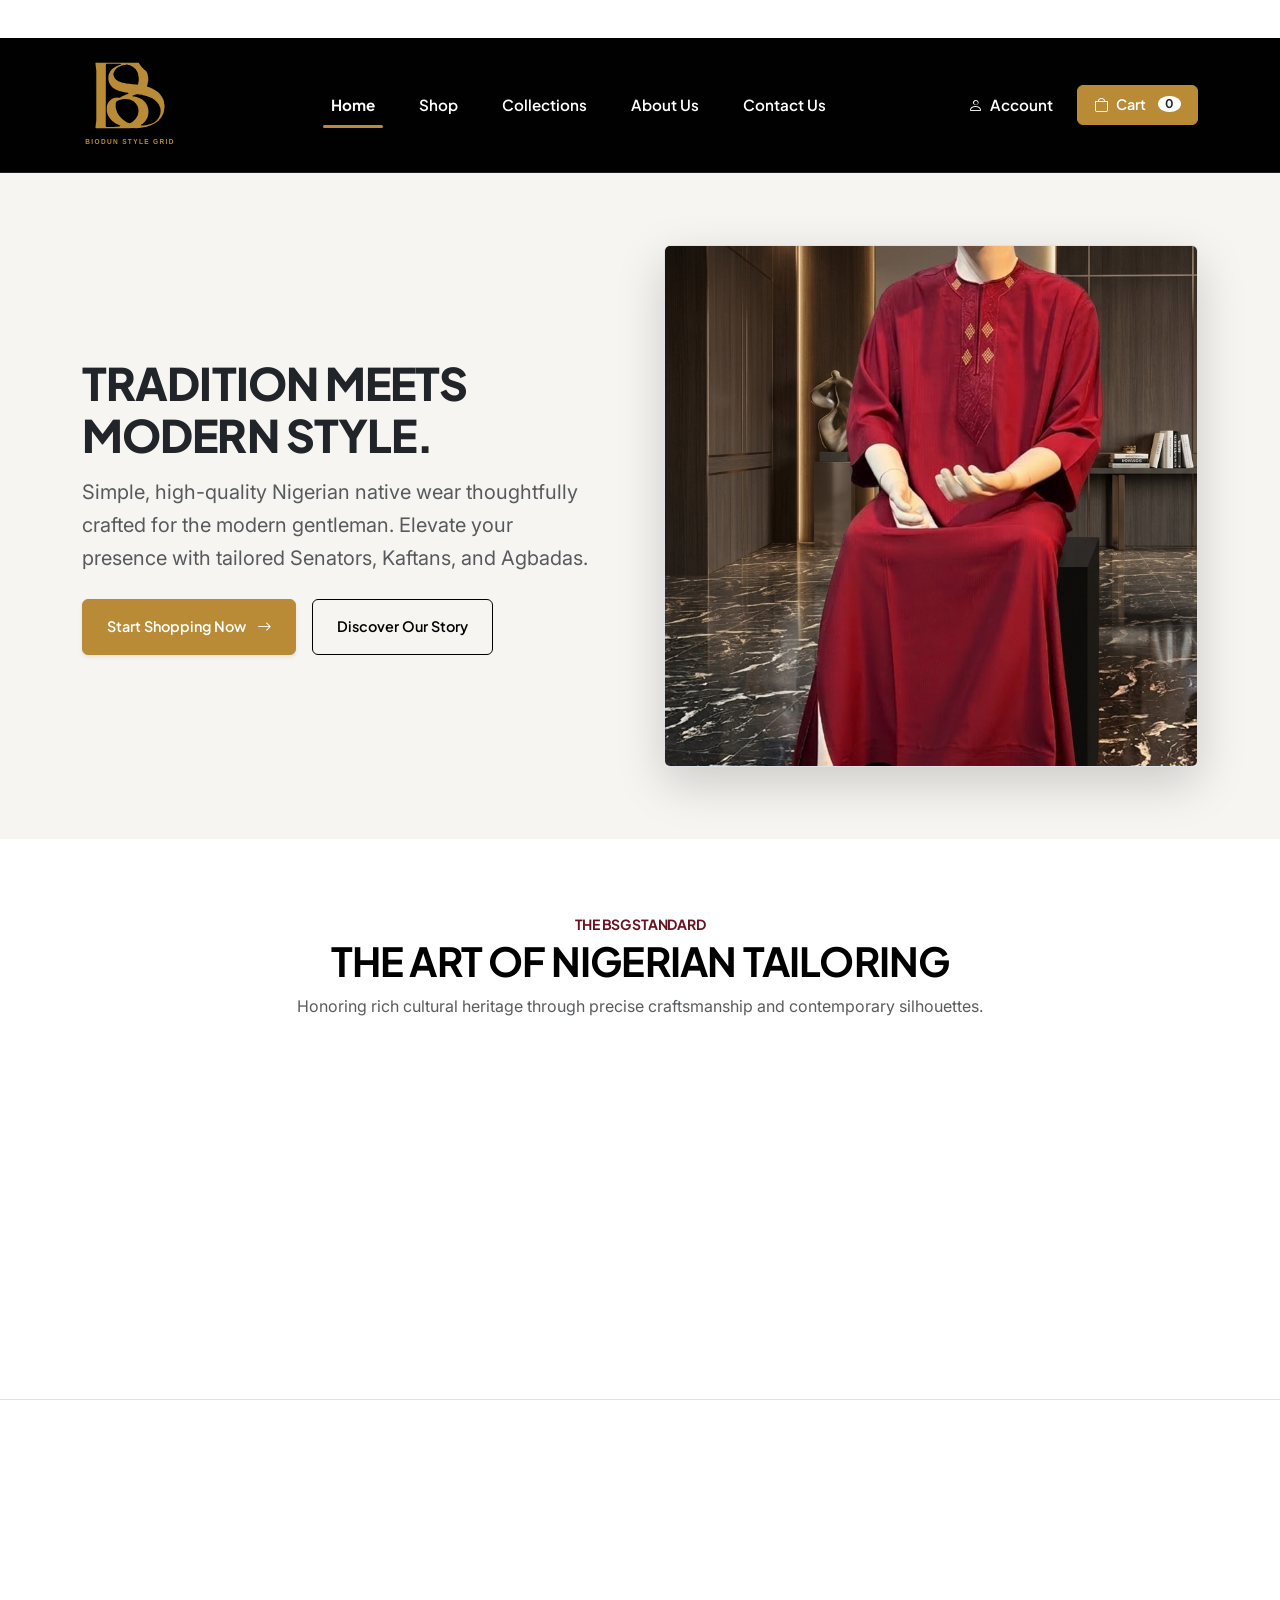
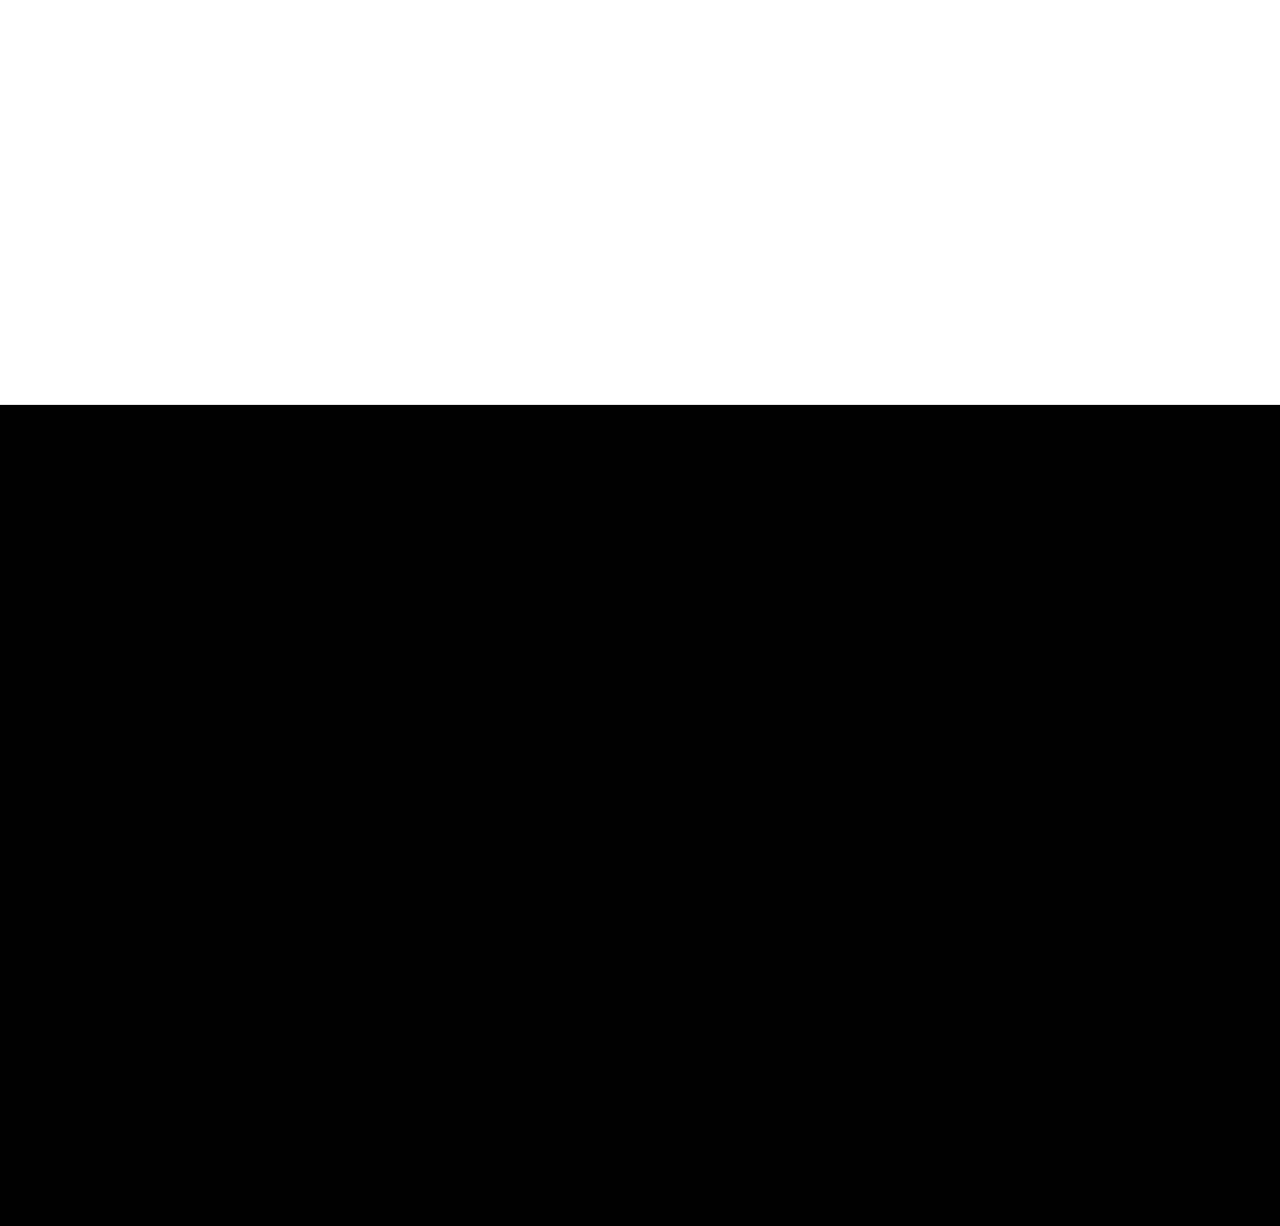
<file: index.html>
<!DOCTYPE html>
<html lang="en">
<head>
  <meta charset="UTF-8">
  <meta name="viewport" content="width=device-width, initial-scale=1.0">
  <title>BIODUN STYLE GRID | Nigerian Men's Native Wear</title>
  <meta name="description" content="BIODUN STYLE GRID (BSG) - Tradition Meets Modern Style. Premium Nigerian men's native wear thoughtfully crafted for the modern gentleman.">
  
  <!-- Bootstrap 5 & Bootstrap Icons CSS -->
  <link href="https://cdn.jsdelivr.net/npm/bootstrap@5.3.2/dist/css/bootstrap.min.css" rel="stylesheet">
  <link href="https://cdn.jsdelivr.net/npm/bootstrap-icons@1.11.1/font/bootstrap-icons.css" rel="stylesheet">
  
  <!-- BSG Custom Brand CSS -->
  <link rel="stylesheet" href="css/style.css">
  <link rel="icon" href="assets/logo.svg" type="image/svg+xml">
</head>
<body>

  <!-- Announcement Bar -->
  <div class="announcement-bar text-center bsg-scroll-item" data-bsg-animate="drop-top">
    <div class="container">
      <span><i class="bi bi-truck me-1"></i> FREE EXPRESS NIGERIA DELIVERY ON ORDERS OVER ₦150,000 | SECURE PAYSTACK CHECKOUT</span>
    </div>
  </div>

  <!-- Main Header Navigation -->
  <nav class="navbar navbar-expand-lg navbar-bsg border-bottom bsg-scroll-item" data-bsg-animate="drop-top" data-bsg-delay="1">
    <div class="container">
      
      <!-- LEFT: Logo -->
      <a class="navbar-brand me-4 d-flex align-items-center" href="index.html">
        <img class="bsg-logo-header" src="assets/logo.svg" alt="BIODUN STYLE GRID Emblem" height="96">
      </a>

      <!-- Mobile Controls: Cart & Hamburger -->
      <div class="d-flex align-items-center gap-2 d-lg-none ms-auto me-2">
        <a href="cart.html" class="btn btn-link text-white p-1 position-relative">
          <i class="bi bi-bag fs-5"></i>
          <span class="cart-count-badge position-absolute top-0 start-100 translate-middle">0</span>
        </a>
      </div>

      <button class="navbar-toggler border-0" type="button" data-bs-toggle="collapse" data-bs-target="#bsgNavMenu">
        <span class="navbar-toggler-icon"></span>
      </button>

      <!-- CENTRE: Navigation Links -->
      <div class="collapse navbar-collapse" id="bsgNavMenu">
        <ul class="navbar-nav mx-auto mb-2 mb-lg-0 text-center">
          <li class="nav-item"><a class="nav-link nav-link-bsg active" href="index.html">Home</a></li>
          <li class="nav-item"><a class="nav-link nav-link-bsg" href="shop.html">Shop</a></li>
          <li class="nav-item"><a class="nav-link nav-link-bsg" href="collections.html">Collections</a></li>
          <li class="nav-item"><a class="nav-link nav-link-bsg" href="about.html">About Us</a></li>
          <li class="nav-item"><a class="nav-link nav-link-bsg" href="contact.html">Contact Us</a></li>
        </ul>

        <!-- RIGHT: Account, Cart -->
        <div class="d-none d-lg-flex align-items-center gap-3">
          <a href="login.html" class="nav-link-bsg text-white nav-account-link me-2">
            <i class="bi bi-person me-1"></i> Account
          </a>

          <a href="cart.html" class="btn btn-bsg-gold btn-sm py-2 px-3 d-flex align-items-center gap-2">
            <i class="bi bi-bag"></i> Cart <span class="badge bg-white text-dark rounded-circle cart-count-badge">0</span>
          </a>
        </div>
      </div>

    </div>
  </nav>

  <!-- 1. HERO SECTION (Full-Page Scroll Animated) -->
  <section class="hero-bsg py-5 bg-bsg-bg-light position-relative overflow-hidden">
    <div class="container py-4">
      <div class="row align-items-center g-5">
        
        <!-- Left: Ground-Style Drop Copy -->
        <div class="col-lg-6">

          <h1 class="hero-title display-4 font-heading text-dark mb-3 bsg-scroll-item" data-bsg-animate="ground-drop" data-bsg-delay="1">
            TRADITION MEETS MODERN STYLE.
          </h1>

          <p class="hero-subtitle text-muted fs-5 mb-4 leading-relaxed bsg-scroll-item" data-bsg-animate="ground-drop" data-bsg-delay="2">
            Simple, high-quality Nigerian native wear thoughtfully crafted for the modern gentleman. Elevate your presence with tailored Senators, Kaftans, and Agbadas.
          </p>
          
          <div class="d-flex gap-3 flex-wrap align-items-center bsg-scroll-item" data-bsg-animate="ground-drop" data-bsg-delay="3">
            <a href="shop.html" class="btn btn-bsg-gold btn-lg shadow-sm py-3 px-4">
              Start Shopping Now <i class="bi bi-arrow-right ms-2"></i>
            </a>
            <a href="about.html" class="btn btn-bsg-secondary btn-lg py-3 px-4">
              Discover Our Story
            </a>
          </div>
        </div>

        <!-- Right: Dropping Image with Continuous Ambient Float -->
        <div class="col-lg-6">
          <div class="bsg-scroll-item bsg-float" data-bsg-animate="drop-top" data-bsg-delay="1">
            <div class="hero-img-box rounded shadow-lg overflow-hidden border">
              <img src="assets/images/burgundy_embroidered_kaftan.jpg" alt="BIODUN STYLE GRID Native Wear Luxury" class="hero-img w-100 object-cover" style="min-height: 520px;">
            </div>
          </div>
        </div>

      </div>
    </div>
  </section>

  <!-- 2. BRAND PILLARS SECTION (Scroll-Triggered Drop Cards) -->
  <section class="py-5 bg-white border-bottom">
    <div class="container py-4">
      <div class="text-center mb-5 max-w-700 mx-auto bsg-scroll-item" data-bsg-animate="ground-drop">
        <span class="text-bsg-burgundy font-heading small fw-bold text-uppercase tracking-wider">The BSG Standard</span>
        <h2 class="font-heading display-6 mb-2">THE ART OF NIGERIAN TAILORING</h2>
        <p class="text-muted">Honoring rich cultural heritage through precise craftsmanship and contemporary silhouettes.</p>
      </div>

      <div class="row g-4">
        <!-- Pillar 1 -->
        <div class="col-md-4">
          <div class="p-4 bg-bsg-bg-light rounded border h-100 text-center bsg-scroll-item shadow-sm" data-bsg-animate="drop-top" data-bsg-delay="1">
            <div class="d-inline-flex align-items-center justify-content-center bg-white rounded-circle text-bsg-burgundy fs-3 mb-3 border shadow-sm bsg-pulse" style="width: 64px; height: 64px;">
              <i class="bi bi-patch-check"></i>
            </div>
            <h4 class="font-heading mb-2">Refined Craftsmanship</h4>
            <p class="text-muted small mb-0">
              Every garment is cut with mathematical precision from high-grade cotton, linen, and cashmere blends tailored for maximum elegance and longevity.
            </p>
          </div>
        </div>

        <!-- Pillar 2 -->
        <div class="col-md-4">
          <div class="p-4 bg-bsg-bg-light rounded border h-100 text-center bsg-scroll-item shadow-sm" data-bsg-animate="drop-top" data-bsg-delay="2">
            <div class="d-inline-flex align-items-center justify-content-center bg-white rounded-circle text-bsg-burgundy fs-3 mb-3 border shadow-sm bsg-pulse" style="width: 64px; height: 64px;">
              <i class="bi bi-scissors"></i>
            </div>
            <h4 class="font-heading mb-2">Tailored Precision Fit</h4>
            <p class="text-muted small mb-0">
              Clean silhouettes designed to fit the proportions of the contemporary man effortlessly—from formal wedding galas to executive occasions.
            </p>
          </div>
        </div>

        <!-- Pillar 3 -->
        <div class="col-md-4">
          <div class="p-4 bg-bsg-bg-light rounded border h-100 text-center bsg-scroll-item shadow-sm" data-bsg-animate="drop-top" data-bsg-delay="3">
            <div class="d-inline-flex align-items-center justify-content-center bg-white rounded-circle text-bsg-burgundy fs-3 mb-3 border shadow-sm bsg-pulse" style="width: 64px; height: 64px;">
              <i class="bi bi-gem"></i>
            </div>
            <h4 class="font-heading mb-2">Cultural Heritage</h4>
            <p class="text-muted small mb-0">
              Bridging centuries of West African menswear traditions with minimal luxury aesthetic, creating timeless apparel that speaks for itself.
            </p>
          </div>
        </div>
      </div>
    </div>
  </section>

  <!-- 3. COUTURE ATELIER SHOWCASE SECTION (Scroll Slide & Staggered Image Drop) -->
  <section class="py-5 bg-bsg-bg-light border-bottom">
    <div class="container py-3">
      <div class="row align-items-center g-5">
        
        <!-- Multi-Image Drop Grid with Sway Motion -->
        <div class="col-lg-6 order-lg-2">
          <div class="row g-3">
            <div class="col-6 bsg-scroll-item bsg-sway" data-bsg-animate="drop-top" data-bsg-delay="1">
              <img src="assets/images/navy_kaftan_fila.jpg" alt="Navy Kaftan" class="img-fluid rounded border shadow-sm w-100" style="height: 240px; object-fit: cover;">
            </div>
            <div class="col-6 bsg-scroll-item bsg-float" data-bsg-animate="drop-top" data-bsg-delay="2">
              <img src="assets/images/purple_native_set.jpg" alt="Purple Senator Set" class="img-fluid rounded border shadow-sm w-100" style="height: 240px; object-fit: cover;">
            </div>
            <div class="col-12 bsg-scroll-item" data-bsg-animate="drop-top" data-bsg-delay="3">
              <img src="assets/images/charcoal_monogram_kaftan.jpg" alt="Charcoal Monogram Kaftan" class="img-fluid rounded border shadow-sm w-100" style="height: 220px; object-fit: cover;">
            </div>
          </div>
        </div>

        <!-- Left Slide Copy -->
        <div class="col-lg-6 order-lg-1">
          <div class="bsg-scroll-item" data-bsg-animate="slide-left" data-bsg-delay="1">
            <span class="badge bg-bsg-burgundy text-white font-heading px-3 py-2 mb-3">COUTURE ATELIER</span>
            <h2 class="font-heading display-6 mb-3">EXPERIENCE THE BIODUN STYLE GRID COLLECTION</h2>
            <p class="text-muted mb-4 leading-relaxed">
              From our executive Senator two-piece sets to custom-embroidered Kaftans and regal Agbadas, explore our complete catalog designed for distinction.
            </p>
            <div class="d-flex gap-3 flex-wrap">
              <a href="shop.html" class="btn btn-bsg-gold btn-lg shadow-sm">
                Start Shopping Now <i class="bi bi-arrow-right ms-1"></i>
              </a>
              <a href="collections.html" class="btn btn-bsg-secondary btn-lg">
                View Collections
              </a>
            </div>
          </div>
        </div>

      </div>
    </div>
  </section>

  <!-- 4. MANIFESTO BANNER (Zoom & Ground Drop reveal) -->
  <section class="py-5 bg-bsg-black text-white text-center">
    <div class="container py-4 bsg-scroll-item" data-bsg-animate="zoom-in" style="max-width: 800px;">
      <span class="badge bg-bsg-burgundy text-white font-heading px-3 py-2 mb-3 bsg-scroll-item" data-bsg-animate="ground-drop" data-bsg-delay="1">BIODUN STYLE GRID</span>
      <h2 class="text-white display-6 mb-3 bsg-scroll-item" data-bsg-animate="ground-drop" data-bsg-delay="2">Tradition Meets Modern Innovation</h2>
      <p class="lead opacity-80 mb-4 bsg-scroll-item" data-bsg-animate="ground-drop" data-bsg-delay="3">
        Designed in Lagos, BIODUN STYLE GRID creates simple, high-quality Nigerian native wear that honors rich cultural heritage while serving the contemporary lifestyle of the modern gentleman.
      </p>
      <div class="bsg-scroll-item" data-bsg-animate="ground-drop" data-bsg-delay="4">
        <a href="about.html" class="btn btn-bsg-gold px-4 py-2">READ OUR STORY</a>
      </div>
    </div>
  </section>

  <!-- 5. FOOTER (Staggered Scroll Reveal Columns) -->
  <footer class="footer-bsg">
    <div class="container">
      <div class="row g-4 mb-5">
        
        <div class="col-lg-4 bsg-scroll-item" data-bsg-animate="slide-left" data-bsg-delay="1">
          <img src="assets/logo.svg" alt="BSG Emblem" height="120" class="mb-3">
          <p class="small text-muted mb-4" style="max-width: 320px;">
            BIODUN STYLE GRID (BSG) - Nigerian men's native-wear fashion brand. Simple Nigerian wear, thoughtfully made for the modern man.
          </p>
        </div>

        <div class="col-6 col-md-3 col-lg-2 bsg-scroll-item" data-bsg-animate="reveal-up" data-bsg-delay="2">
          <h6>NAVIGATION</h6>
          <ul class="list-unstyled d-flex flex-column gap-2">
            <li><a href="index.html">Home</a></li>
            <li><a href="shop.html">Shop All</a></li>
            <li><a href="collections.html">Collections</a></li>
            <li><a href="about.html">About Us</a></li>
            <li><a href="contact.html">Contact Us</a></li>
          </ul>
        </div>

        <div class="col-6 col-md-3 col-lg-3 bsg-scroll-item" data-bsg-animate="reveal-up" data-bsg-delay="3">
          <h6>CUSTOMER CARE</h6>
          <ul class="list-unstyled d-flex flex-column gap-2">
            <li><a href="contact.html">Contact Us</a></li>
            <li><a href="contact.html#shipping">Shipping & Delivery</a></li>
            <li><a href="contact.html#returns">Returns & Exchanges</a></li>
            <li><a href="about.html#size-guide">Size Guide</a></li>
          </ul>
        </div>

        <div class="col-6 col-md-3 col-lg-3 bsg-scroll-item" data-bsg-animate="reveal-up" data-bsg-delay="4">
          <h6>ACCOUNT & ADMIN</h6>
          <ul class="list-unstyled d-flex flex-column gap-2 mb-3">
            <li><a href="login.html">Login</a></li>
            <li><a href="register.html">Create Account</a></li>
            <li><a href="cart.html">My Cart</a></li>
            <li><a href="admin.html" class="text-muted"><i class="bi bi-shield-lock me-1"></i> Admin Portal</a></li>
          </ul>
        </div>
      </div>

      <div class="border-top border-secondary pt-4 text-center small text-muted bsg-scroll-item" data-bsg-animate="ground-drop" data-bsg-delay="5">
        <p class="mb-0">© 2026 BIODUN STYLE GRID (BSG). All Rights Reserved. Deployed to Netlify.</p>
      </div>
    </div>
  </footer>

  <!-- JS Dependencies -->
  <script src="https://cdn.jsdelivr.net/npm/bootstrap@5.3.2/dist/js/bootstrap.bundle.min.js"></script>
  <script src="js/products.js"></script>
  <script src="js/cart.js"></script>
  <script src="js/auth.js"></script>
  <script src="js/app.js"></script>
</body>
</html>
</file>
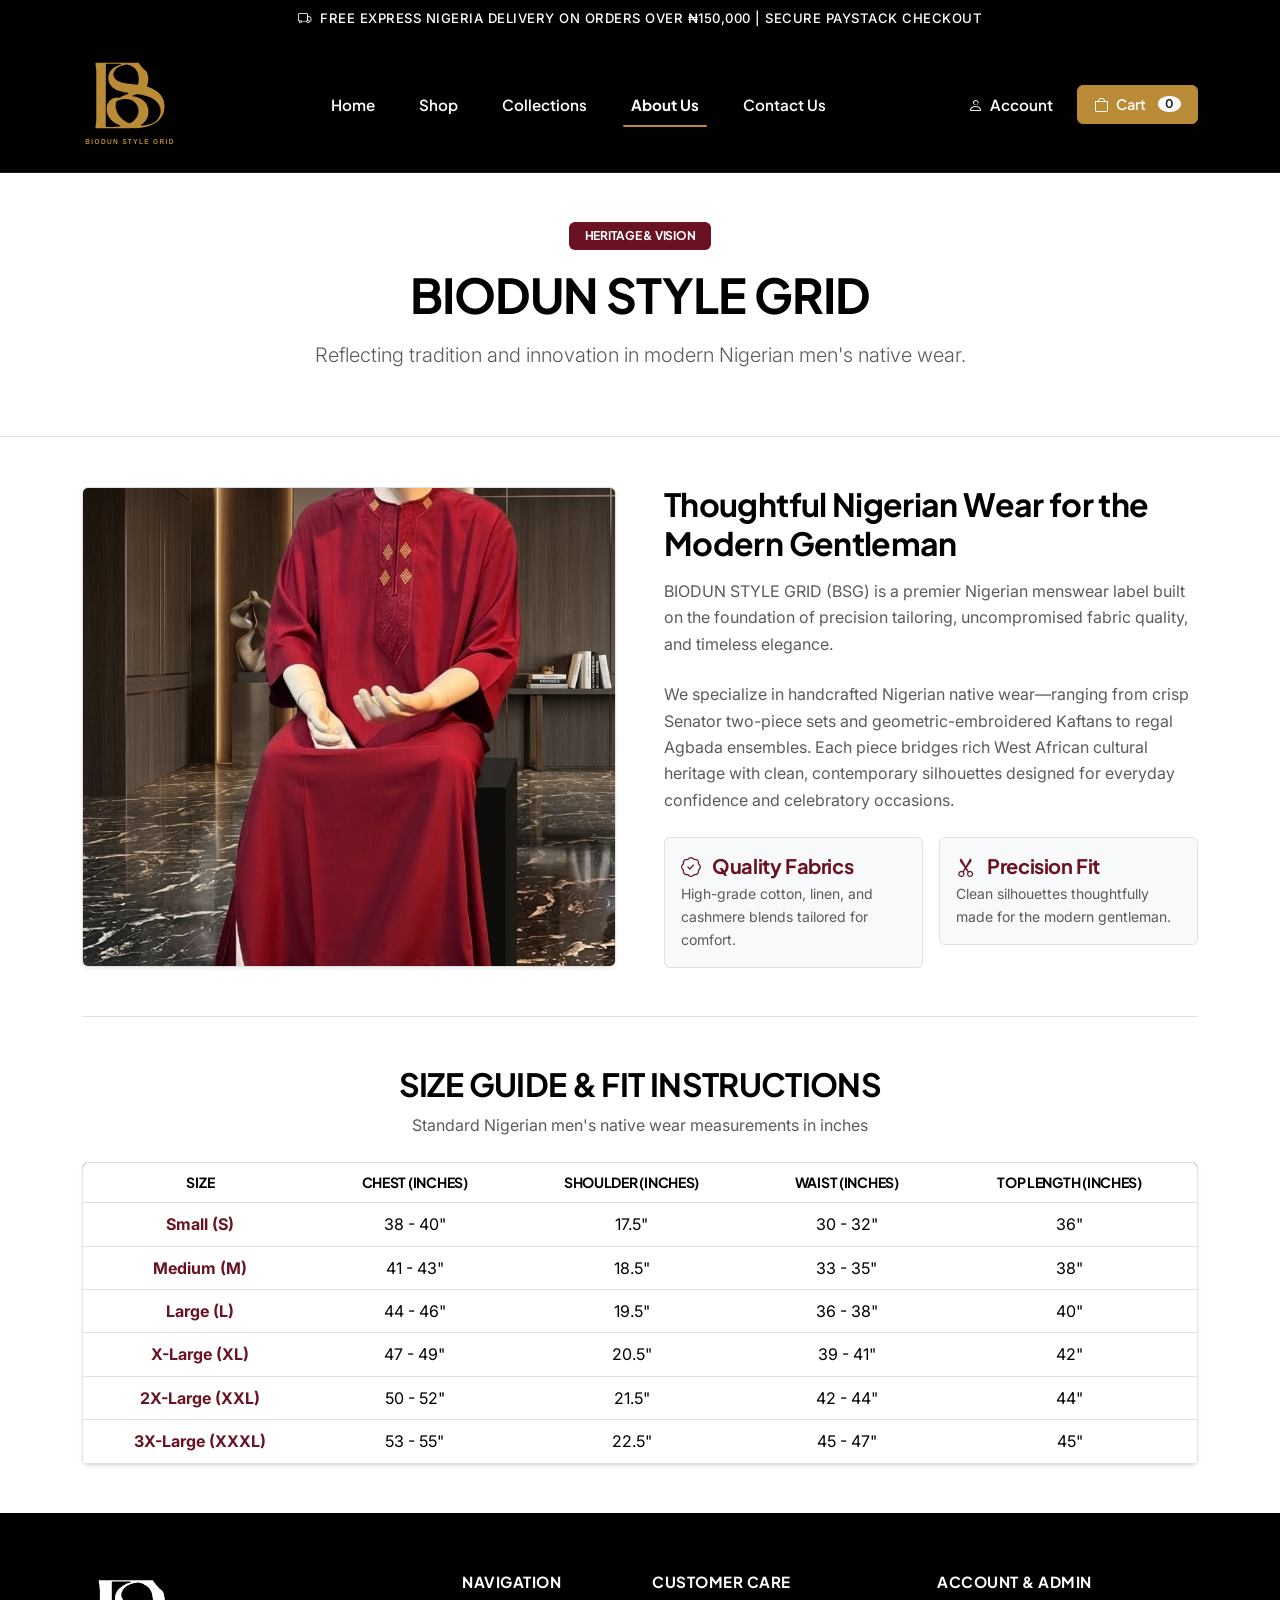
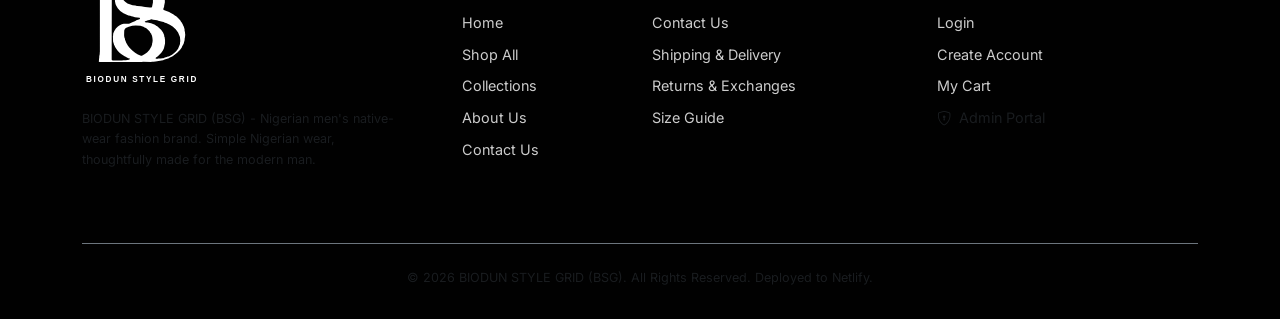
<file: about.html>
<!DOCTYPE html>
<html lang="en">
<head>
  <meta charset="UTF-8">
  <meta name="viewport" content="width=device-width, initial-scale=1.0">
  <title>About Us | BIODUN STYLE GRID</title>
  <meta name="description" content="Learn about BIODUN STYLE GRID (BSG) - Crafting modern Nigerian men's native wear that combines rich cultural heritage with contemporary elegance.">
  <link href="https://cdn.jsdelivr.net/npm/bootstrap@5.3.2/dist/css/bootstrap.min.css" rel="stylesheet">
  <link href="https://cdn.jsdelivr.net/npm/bootstrap-icons@1.11.1/font/bootstrap-icons.css" rel="stylesheet">
  <link rel="stylesheet" href="css/style.css">
  <link rel="icon" href="assets/logo.svg" type="image/svg+xml">
</head>
<body>

  <!-- Announcement Bar -->
  <div class="announcement-bar text-center">
    <div class="container">
      <span><i class="bi bi-truck me-1"></i> FREE EXPRESS NIGERIA DELIVERY ON ORDERS OVER ₦150,000 | SECURE PAYSTACK CHECKOUT</span>
    </div>
  </div>

  <!-- Navbar -->
  <nav class="navbar navbar-expand-lg navbar-bsg border-bottom">
    <div class="container">
      <a class="navbar-brand me-4" href="index.html">
        <img class="bsg-logo-header" src="assets/logo.svg" alt="BIODUN STYLE GRID" height="96">
      </a>
      <div class="d-flex align-items-center gap-2 d-lg-none ms-auto me-2">
        <a href="cart.html" class="btn btn-link text-white p-1 position-relative">
          <i class="bi bi-bag fs-5"></i>
          <span class="cart-count-badge position-absolute top-0 start-100 translate-middle">0</span>
        </a>
      </div>
      <button class="navbar-toggler border-0" type="button" data-bs-toggle="collapse" data-bs-target="#bsgNavMenu">
        <span class="navbar-toggler-icon"></span>
      </button>

      <div class="collapse navbar-collapse" id="bsgNavMenu">
        <ul class="navbar-nav mx-auto mb-2 mb-lg-0 text-center">
          <li class="nav-item"><a class="nav-link nav-link-bsg" href="index.html">Home</a></li>
          <li class="nav-item"><a class="nav-link nav-link-bsg" href="shop.html">Shop</a></li>
          <li class="nav-item"><a class="nav-link nav-link-bsg" href="collections.html">Collections</a></li>
          <li class="nav-item"><a class="nav-link nav-link-bsg active" href="about.html">About Us</a></li>
          <li class="nav-item"><a class="nav-link nav-link-bsg" href="contact.html">Contact Us</a></li>
        </ul>

        <div class="d-none d-lg-flex align-items-center gap-3">
          <a href="login.html" class="nav-link-bsg text-white nav-account-link me-2"><i class="bi bi-person me-1"></i> Account</a>
          <a href="cart.html" class="btn btn-bsg-gold btn-sm py-2 px-3 d-flex align-items-center gap-2">
            <i class="bi bi-bag"></i> Cart <span class="badge bg-white text-dark rounded-circle cart-count-badge">0</span>
          </a>
        </div>
      </div>
    </div>
  </nav>

  <!-- About Header -->
  <section class="py-5 bg-bsg-bg-light border-bottom">
    <div class="container text-center" style="max-width: 720px;">
      <span class="badge bg-bsg-burgundy text-white font-heading px-3 py-2 mb-3">HERITAGE & VISION</span>
      <h1 class="font-heading display-5 mb-3">BIODUN STYLE GRID</h1>
      <p class="lead text-muted">Reflecting tradition and innovation in modern Nigerian men's native wear.</p>
    </div>
  </section>

  <!-- About Content -->
  <section class="py-5">
    <div class="container">
      <div class="row align-items-center g-5 mb-5">
        <div class="col-lg-6">
          <img src="assets/images/burgundy_embroidered_kaftan.jpg" alt="BIODUN STYLE GRID Craftsmanship" class="w-100 rounded shadow-sm border" style="max-height: 480px; object-fit: cover;">
        </div>

        <div class="col-lg-6">
          <h2 class="font-heading mb-3">Thoughtful Nigerian Wear for the Modern Gentleman</h2>
          <p class="text-muted mb-4">
            BIODUN STYLE GRID (BSG) is a premier Nigerian menswear label built on the foundation of precision tailoring, uncompromised fabric quality, and timeless elegance.
          </p>
          <p class="text-muted mb-4">
            We specialize in handcrafted Nigerian native wear—ranging from crisp Senator two-piece sets and geometric-embroidered Kaftans to regal Agbada ensembles. Each piece bridges rich West African cultural heritage with clean, contemporary silhouettes designed for everyday confidence and celebratory occasions.
          </p>

          <div class="row g-3">
            <div class="col-6">
              <div class="p-3 bg-light rounded border">
                <h5 class="font-heading text-bsg-burgundy mb-1"><i class="bi bi-patch-check me-2"></i> Quality Fabrics</h5>
                <p class="small text-muted mb-0">High-grade cotton, linen, and cashmere blends tailored for comfort.</p>
              </div>
            </div>
            <div class="col-6">
              <div class="p-3 bg-light rounded border">
                <h5 class="font-heading text-bsg-burgundy mb-1"><i class="bi bi-scissors me-2"></i> Precision Fit</h5>
                <p class="small text-muted mb-0">Clean silhouettes thoughtfully made for the modern gentleman.</p>
              </div>
            </div>
          </div>
        </div>
      </div>

      <!-- Size Guide Section -->
      <div id="size-guide" class="pt-5 border-top">
        <div class="text-center mb-4">
          <h2 class="font-heading mb-2">SIZE GUIDE & FIT INSTRUCTIONS</h2>
          <p class="text-muted">Standard Nigerian men's native wear measurements in inches</p>
        </div>

        <div class="table-responsive bg-white border rounded shadow-sm">
          <table class="table align-middle text-center mb-0">
            <thead class="bg-bsg-black text-white font-heading small">
              <tr>
                <th>SIZE</th>
                <th>CHEST (INCHES)</th>
                <th>SHOULDER (INCHES)</th>
                <th>WAIST (INCHES)</th>
                <th>TOP LENGTH (INCHES)</th>
              </tr>
            </thead>
            <tbody>
              <tr>
                <td><strong class="text-bsg-burgundy">Small (S)</strong></td>
                <td>38 - 40"</td>
                <td>17.5"</td>
                <td>30 - 32"</td>
                <td>36"</td>
              </tr>
              <tr>
                <td><strong class="text-bsg-burgundy">Medium (M)</strong></td>
                <td>41 - 43"</td>
                <td>18.5"</td>
                <td>33 - 35"</td>
                <td>38"</td>
              </tr>
              <tr>
                <td><strong class="text-bsg-burgundy">Large (L)</strong></td>
                <td>44 - 46"</td>
                <td>19.5"</td>
                <td>36 - 38"</td>
                <td>40"</td>
              </tr>
              <tr>
                <td><strong class="text-bsg-burgundy">X-Large (XL)</strong></td>
                <td>47 - 49"</td>
                <td>20.5"</td>
                <td>39 - 41"</td>
                <td>42"</td>
              </tr>
              <tr>
                <td><strong class="text-bsg-burgundy">2X-Large (XXL)</strong></td>
                <td>50 - 52"</td>
                <td>21.5"</td>
                <td>42 - 44"</td>
                <td>44"</td>
              </tr>
              <tr>
                <td><strong class="text-bsg-burgundy">3X-Large (XXXL)</strong></td>
                <td>53 - 55"</td>
                <td>22.5"</td>
                <td>45 - 47"</td>
                <td>45"</td>
              </tr>
            </tbody>
          </table>
        </div>
      </div>

    </div>
  </section>

  <!-- Footer -->
  <footer class="footer-bsg">
    <div class="container">
      <div class="row g-4 mb-5">
        <div class="col-lg-4">
          <img src="assets/logo-white.svg" alt="BSG Emblem" height="120" class="mb-3">
          <p class="small text-muted mb-4" style="max-width: 320px;">
            BIODUN STYLE GRID (BSG) - Nigerian men's native-wear fashion brand. Simple Nigerian wear, thoughtfully made for the modern man.
          </p>
        </div>

        <div class="col-6 col-md-3 col-lg-2">
          <h6>NAVIGATION</h6>
          <ul class="list-unstyled d-flex flex-column gap-2">
            <li><a href="index.html">Home</a></li>
            <li><a href="shop.html">Shop All</a></li>
            <li><a href="collections.html">Collections</a></li>
            <li><a href="about.html">About Us</a></li>
            <li><a href="contact.html">Contact Us</a></li>
          </ul>
        </div>

        <div class="col-6 col-md-3 col-lg-3">
          <h6>CUSTOMER CARE</h6>
          <ul class="list-unstyled d-flex flex-column gap-2">
            <li><a href="contact.html">Contact Us</a></li>
            <li><a href="contact.html#shipping">Shipping & Delivery</a></li>
            <li><a href="contact.html#returns">Returns & Exchanges</a></li>
            <li><a href="about.html#size-guide">Size Guide</a></li>
          </ul>
        </div>

        <div class="col-6 col-md-3 col-lg-3">
          <h6>ACCOUNT & ADMIN</h6>
          <ul class="list-unstyled d-flex flex-column gap-2 mb-3">
            <li><a href="login.html">Login</a></li>
            <li><a href="register.html">Create Account</a></li>
            <li><a href="cart.html">My Cart</a></li>
            <li><a href="admin.html" class="text-muted"><i class="bi bi-shield-lock me-1"></i> Admin Portal</a></li>
          </ul>
        </div>
      </div>

      <div class="border-top border-secondary pt-4 text-center small text-muted">
        <p class="mb-0">© 2026 BIODUN STYLE GRID (BSG). All Rights Reserved. Deployed to Netlify.</p>
      </div>
    </div>
  </footer>

  <script src="https://cdn.jsdelivr.net/npm/bootstrap@5.3.2/dist/js/bootstrap.bundle.min.js"></script>
  <script src="js/products.js"></script>
  <script src="js/cart.js"></script>
  <script src="js/auth.js"></script>
</body>
</html>
</file>
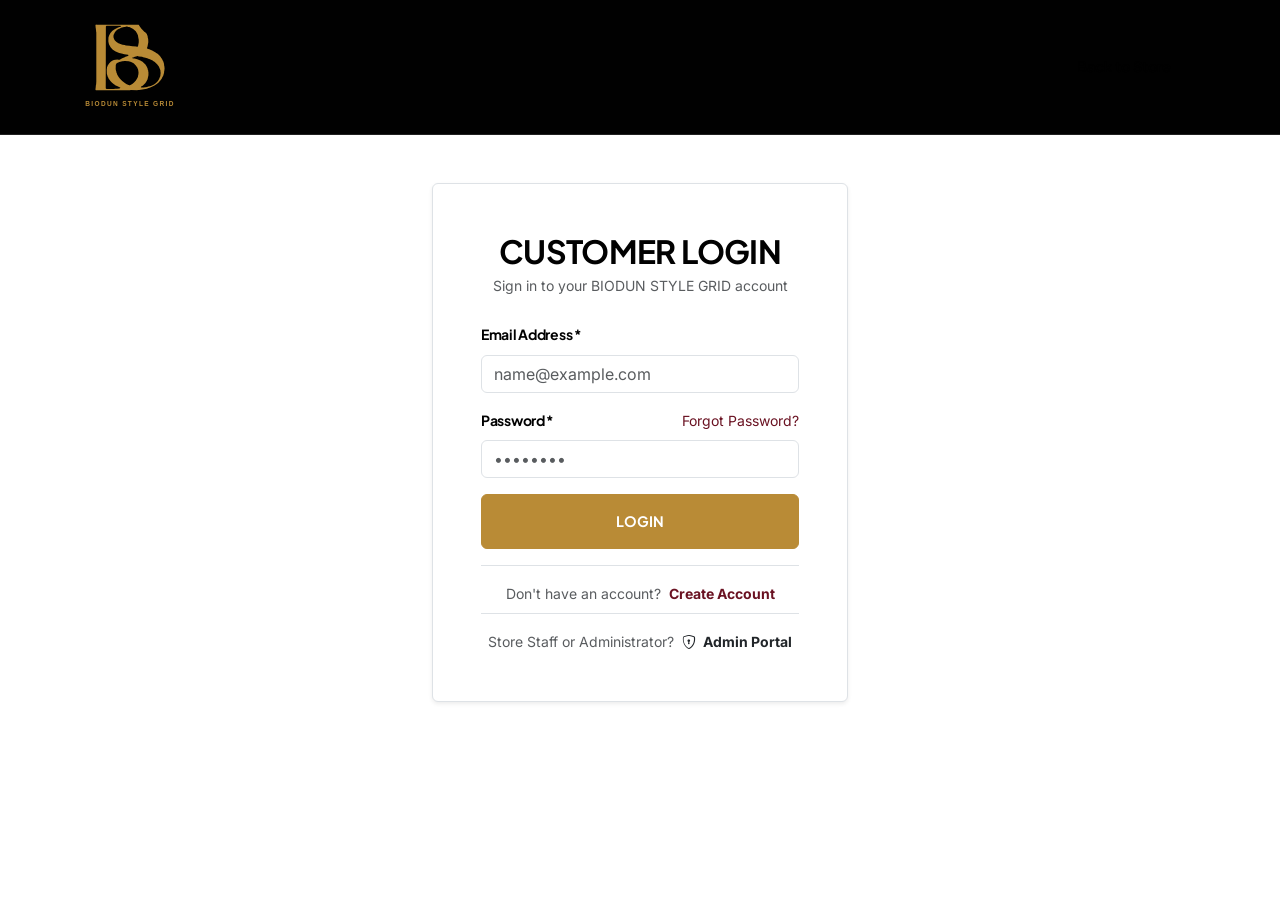
<file: account.html>
<!DOCTYPE html>
<html lang="en">
<head>
  <meta charset="UTF-8">
  <meta name="viewport" content="width=device-width, initial-scale=1.0">
  <title>My Account | BIODUN STYLE GRID</title>
  <link href="https://cdn.jsdelivr.net/npm/bootstrap@5.3.2/dist/css/bootstrap.min.css" rel="stylesheet">
  <link href="https://cdn.jsdelivr.net/npm/bootstrap-icons@1.11.1/font/bootstrap-icons.css" rel="stylesheet">
  <link rel="stylesheet" href="css/style.css">
  <link rel="icon" href="assets/logo.svg" type="image/svg+xml">
</head>
<body>

  <!-- Navbar -->
  <nav class="navbar navbar-expand-lg navbar-bsg border-bottom">
    <div class="container">
      <a class="navbar-brand me-4" href="index.html">
        <img class="bsg-logo-header" src="assets/logo.svg" alt="BIODUN STYLE GRID" height="96">
      </a>
      <div class="d-flex align-items-center gap-2 d-lg-none ms-auto me-2">
        <a href="cart.html" class="btn btn-link text-white p-1 position-relative">
          <i class="bi bi-bag fs-5"></i>
          <span class="cart-count-badge position-absolute top-0 start-100 translate-middle">0</span>
        </a>
      </div>
      <button class="navbar-toggler border-0" type="button" data-bs-toggle="collapse" data-bs-target="#bsgNavMenu">
        <span class="navbar-toggler-icon"></span>
      </button>

      <div class="collapse navbar-collapse" id="bsgNavMenu">
        <ul class="navbar-nav mx-auto mb-2 mb-lg-0 text-center">
          <li class="nav-item"><a class="nav-link nav-link-bsg" href="index.html">Home</a></li>
          <li class="nav-item"><a class="nav-link nav-link-bsg" href="shop.html">Shop</a></li>
          <li class="nav-item"><a class="nav-link nav-link-bsg" href="collections.html">Collections</a></li>
          <li class="nav-item"><a class="nav-link nav-link-bsg" href="about.html">About</a></li>
        </ul>
        <div class="d-none d-lg-flex align-items-center gap-3">
          <button onclick="logoutUser()" class="btn btn-outline-danger btn-sm">Logout</button>
        </div>
      </div>
    </div>
  </nav>

  <!-- Profile Content -->
  <section class="py-5">
    <div class="container">
      <div class="row g-4 mb-5" id="accountProfileCard">
        <!-- Rendered dynamically -->
      </div>

      <h4 class="font-heading mb-3"><i class="bi bi-receipt me-2 text-bsg-burgundy"></i> ORDER HISTORY</h4>
      <div class="bg-white border rounded p-4" id="accountOrdersList">
        <!-- Rendered dynamically -->
      </div>
    </div>
  </section>

  <!-- Footer -->
  <footer class="footer-bsg">
    <div class="container text-center small text-muted">
      <p class="mb-0">© 2026 BIODUN STYLE GRID (BSG). Prototype Netlify Build.</p>
    </div>
  </footer>

  <script src="https://cdn.jsdelivr.net/npm/bootstrap@5.3.2/dist/js/bootstrap.bundle.min.js"></script>
  <script src="js/products.js"></script>
  <script src="js/cart.js"></script>
  <script src="js/auth.js"></script>

  <script>
    document.addEventListener('DOMContentLoaded', () => {
      const user = getCurrentUser();
      if (!user) {
        window.location.href = 'login.html';
        return;
      }

      const isAdmin = user.role === 'admin' || user.email.toLowerCase().includes('admin');

      // Render User Profile Card
      document.getElementById('accountProfileCard').innerHTML = `
        <div class="col-md-8">
          <div class="bg-white border rounded p-4 d-flex align-items-center gap-4">
            <div class="rounded-circle bg-bsg-burgundy text-white d-flex align-items-center justify-content-center display-5 fw-bold" style="width: 70px; height: 70px;">
              ${user.firstName.charAt(0)}
            </div>
            <div>
              <h3 class="font-heading mb-1">${user.name}</h3>
              <p class="text-muted small mb-1"><i class="bi bi-envelope me-1"></i> ${user.email} | <i class="bi bi-telephone me-1"></i> ${user.phone}</p>
              <span class="badge ${isAdmin ? 'bg-bsg-burgundy text-white' : 'bg-bsg-gold text-dark'}">${isAdmin ? 'BSG Store Admin' : 'BSG Valued Client'}</span>
            </div>
          </div>
        </div>
        <div class="col-md-4 text-md-end d-flex align-items-center justify-content-md-end gap-2">
          ${isAdmin ? `<a href="admin.html" class="btn btn-bsg-gold"><i class="bi bi-shield-lock me-1"></i> Admin Portal</a>` : ''}
          <button onclick="logoutUser()" class="btn btn-bsg-secondary"><i class="bi bi-box-arrow-right me-1"></i> Log Out</button>
        </div>
      `;

      // Render Orders
      const orders = JSON.parse(localStorage.getItem('bsg_orders')) || [];
      const ordersList = document.getElementById('accountOrdersList');

      if (orders.length === 0) {
        ordersList.innerHTML = `<p class="text-muted mb-0 text-center py-4">No order history found yet. Browse our store to place your first native wear order!</p>`;
      } else {
        ordersList.innerHTML = orders.map(o => `
          <div class="border-bottom pb-3 mb-3">
            <div class="d-flex justify-content-between align-items-center mb-2">
              <strong class="font-heading text-bsg-burgundy">${o.orderRef}</strong>
              <span class="badge bg-success">${o.paymentStatus}</span>
            </div>
            <div class="small text-muted mb-2">Date: ${o.date} | Total: <strong class="text-dark">₦${o.total.toLocaleString()}</strong></div>
            <div class="small text-dark">
              Items: ${o.items.map(i => `${i.name} (Size: ${i.size}, Qty: ${i.qty})`).join(', ')}
            </div>
          </div>
        `).join('');
      }
    });
  </script>
</body>
</html>
</file>
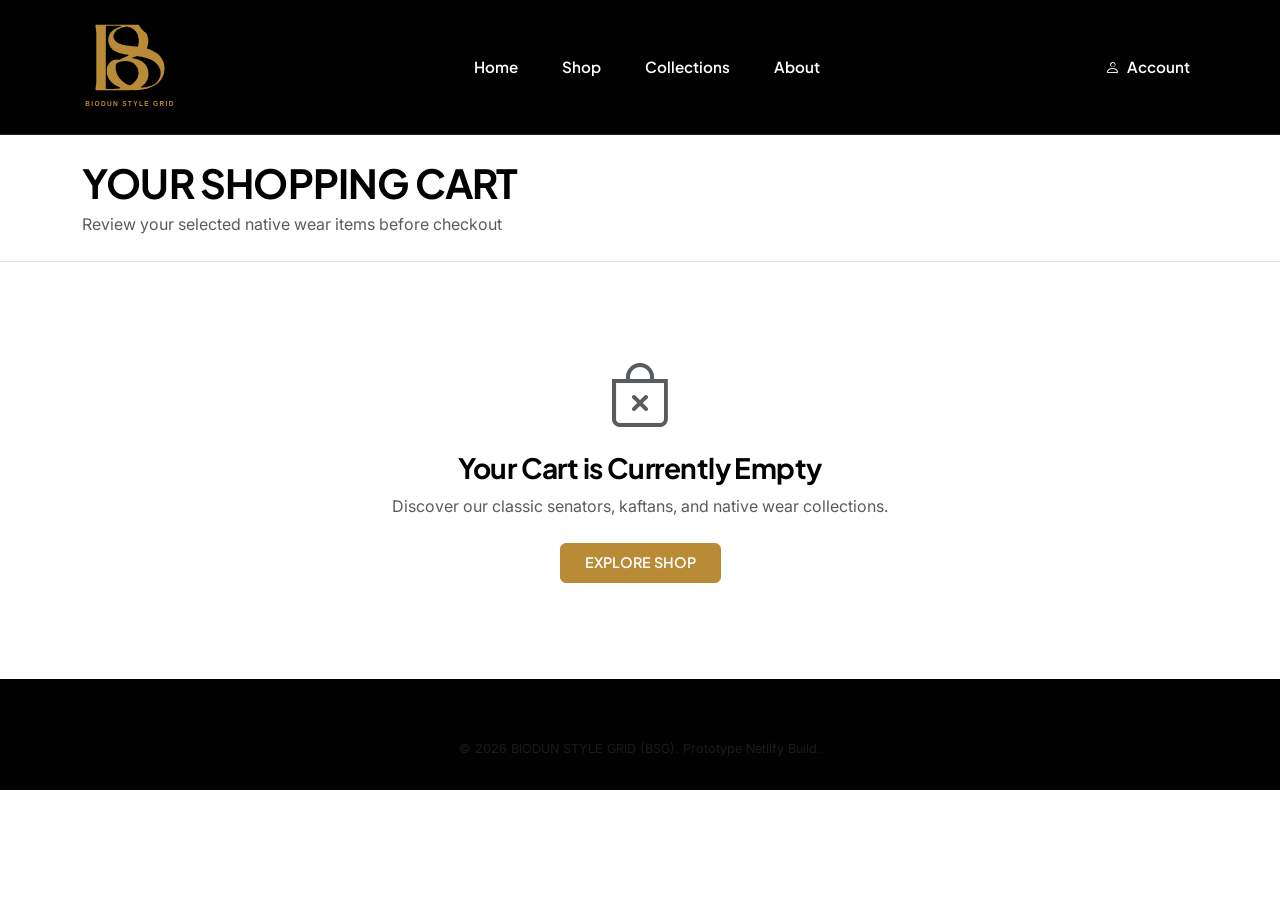
<file: cart.html>
<!DOCTYPE html>
<html lang="en">
<head>
  <meta charset="UTF-8">
  <meta name="viewport" content="width=device-width, initial-scale=1.0">
  <title>Your Shopping Cart | BIODUN STYLE GRID</title>
  <link href="https://cdn.jsdelivr.net/npm/bootstrap@5.3.2/dist/css/bootstrap.min.css" rel="stylesheet">
  <link href="https://cdn.jsdelivr.net/npm/bootstrap-icons@1.11.1/font/bootstrap-icons.css" rel="stylesheet">
  <link rel="stylesheet" href="css/style.css">
  <link rel="icon" href="assets/logo.svg" type="image/svg+xml">
</head>
<body>

  <!-- Navbar -->
  <nav class="navbar navbar-expand-lg navbar-bsg">
    <div class="container">
      <a class="navbar-brand me-4" href="index.html">
        <img class="bsg-logo-header" src="assets/logo.svg" alt="BIODUN STYLE GRID" height="96">
      </a>
      <button class="navbar-toggler border-0" type="button" data-bs-toggle="collapse" data-bs-target="#bsgNavMenu">
        <span class="navbar-toggler-icon"></span>
      </button>

      <div class="collapse navbar-collapse" id="bsgNavMenu">
        <ul class="navbar-nav mx-auto mb-2 mb-lg-0 text-center">
          <li class="nav-item"><a class="nav-link nav-link-bsg" href="index.html">Home</a></li>
          <li class="nav-item"><a class="nav-link nav-link-bsg" href="shop.html">Shop</a></li>
          <li class="nav-item"><a class="nav-link nav-link-bsg" href="collections.html">Collections</a></li>
          <li class="nav-item"><a class="nav-link nav-link-bsg" href="about.html">About</a></li>
        </ul>
        <div class="d-none d-lg-flex align-items-center gap-3">
          <a href="login.html" class="nav-link-bsg text-white nav-account-link me-2"><i class="bi bi-person me-1"></i> Account</a>
        </div>
      </div>
    </div>
  </nav>

  <!-- Cart Content Header -->
  <section class="py-4 bg-bsg-bg-light border-bottom">
    <div class="container">
      <h1 class="font-heading mb-1">YOUR SHOPPING CART</h1>
      <p class="text-muted mb-0">Review your selected native wear items before checkout</p>
    </div>
  </section>

  <!-- Cart Body -->
  <section class="py-5">
    <div class="container">
      <div class="row g-5" id="cartContentRow">
        <!-- Rendered dynamically -->
      </div>
    </div>
  </section>

  <!-- Footer -->
  <footer class="footer-bsg">
    <div class="container text-center small text-muted">
      <p class="mb-0">© 2026 BIODUN STYLE GRID (BSG). Prototype Netlify Build.</p>
    </div>
  </footer>

  <script src="https://cdn.jsdelivr.net/npm/bootstrap@5.3.2/dist/js/bootstrap.bundle.min.js"></script>
  <script src="js/products.js"></script>
  <script src="js/cart.js"></script>
  <script src="js/auth.js"></script>
  <script src="js/app.js"></script>

  <script>
    document.addEventListener('DOMContentLoaded', renderCartPage);

    function renderCartPage() {
      const cart = getCart();
      const row = document.getElementById('cartContentRow');

      if (cart.length === 0) {
        row.innerHTML = `
          <div class="col-12 text-center py-5">
            <i class="bi bi-bag-x text-muted display-3 mb-3 d-block"></i>
            <h3 class="font-heading">Your Cart is Currently Empty</h3>
            <p class="text-muted mb-4">Discover our classic senators, kaftans, and native wear collections.</p>
            <a href="shop.html" class="btn btn-bsg-gold px-4 py-2">EXPLORE SHOP</a>
          </div>
        `;
        return;
      }

      let cartTableHtml = `
        <div class="col-lg-8">
          <div class="table-responsive bg-white border rounded">
            <table class="table align-middle mb-0">
              <thead class="bg-bsg-bg-light font-heading small">
                <tr>
                  <th class="ps-3 py-3">PRODUCT</th>
                  <th class="py-3">SIZE / COLOR</th>
                  <th class="py-3">PRICE</th>
                  <th class="py-3">QUANTITY</th>
                  <th class="py-3">SUBTOTAL</th>
                  <th class="pe-3 py-3"></th>
                </tr>
              </thead>
              <tbody>
      `;

      cart.forEach((item, index) => {
        const itemSubtotal = item.price * item.qty;
        cartTableHtml += `
          <tr>
            <td class="ps-3 py-3">
              <div class="d-flex align-items-center gap-3">
                <img src="${item.image}" alt="${item.name}" style="width: 55px; height: 70px; object-fit: cover;" class="rounded">
                <div>
                  <h6 class="font-heading mb-0" style="font-size: 0.95rem;">${item.name}</h6>
                </div>
              </div>
            </td>
            <td>
              <span class="badge bg-bsg-burgundy">${item.size}</span>
              <span class="badge bg-secondary">${item.colour}</span>
            </td>
            <td class="fw-bold">₦${item.price.toLocaleString()}</td>
            <td>
              <div class="d-flex align-items-center gap-1" style="width: 100px;">
                <button onclick="updateCartQty(${index}, ${item.qty - 1})" class="btn btn-outline-secondary btn-sm px-2 py-0">-</button>
                <span class="fw-bold px-2">${item.qty}</span>
                <button onclick="updateCartQty(${index}, ${item.qty + 1})" class="btn btn-outline-secondary btn-sm px-2 py-0">+</button>
              </div>
            </td>
            <td class="fw-bold text-bsg-burgundy">₦${itemSubtotal.toLocaleString()}</td>
            <td class="pe-3 text-end">
              <button onclick="removeFromCart(${index}); renderCartPage();" class="btn btn-link text-danger p-0" title="Remove Item">
                <i class="bi bi-trash"></i>
              </button>
            </td>
          </tr>
        `;
      });

      cartTableHtml += `
              </tbody>
            </table>
          </div>
          <div class="d-flex justify-content-between mt-3">
            <a href="shop.html" class="btn btn-bsg-secondary"><i class="bi bi-arrow-left me-1"></i> Continue Shopping</a>
            <button onclick="clearCart(); renderCartPage();" class="btn btn-outline-danger btn-sm">Clear Cart</button>
          </div>
        </div>
      `;

      const totals = calculateCartTotals();
      const summaryHtml = `
        <div class="col-lg-4">
          <div class="bg-white border rounded p-4">
            <h5 class="font-heading mb-4 border-bottom pb-2">ORDER SUMMARY</h5>
            
            <div class="d-flex justify-content-between mb-2">
              <span class="text-muted">Subtotal:</span>
              <span class="fw-bold">₦${totals.subtotal.toLocaleString()}</span>
            </div>
            <div class="d-flex justify-content-between mb-3">
              <span class="text-muted">Delivery (Flat Fee):</span>
              <span class="fw-bold text-bsg-burgundy">₦${totals.delivery.toLocaleString()}</span>
            </div>
            
            <hr>

            <div class="d-flex justify-content-between fs-5 fw-bold mb-4">
              <span>Total Payable:</span>
              <span class="text-bsg-burgundy">₦${totals.total.toLocaleString()}</span>
            </div>

            <a href="checkout.html" class="btn btn-bsg-gold w-100 py-3 fw-bold text-center d-block">
              PROCEED TO CHECKOUT <i class="bi bi-arrow-right ms-1"></i>
            </a>

            <div class="mt-3 text-center small text-muted">
              <i class="bi bi-shield-check text-success me-1"></i> Secure Paystack Payment Supported
            </div>
          </div>
        </div>
      `;

      row.innerHTML = cartTableHtml + summaryHtml;
    }
  </script>
</body>
</html>
</file>
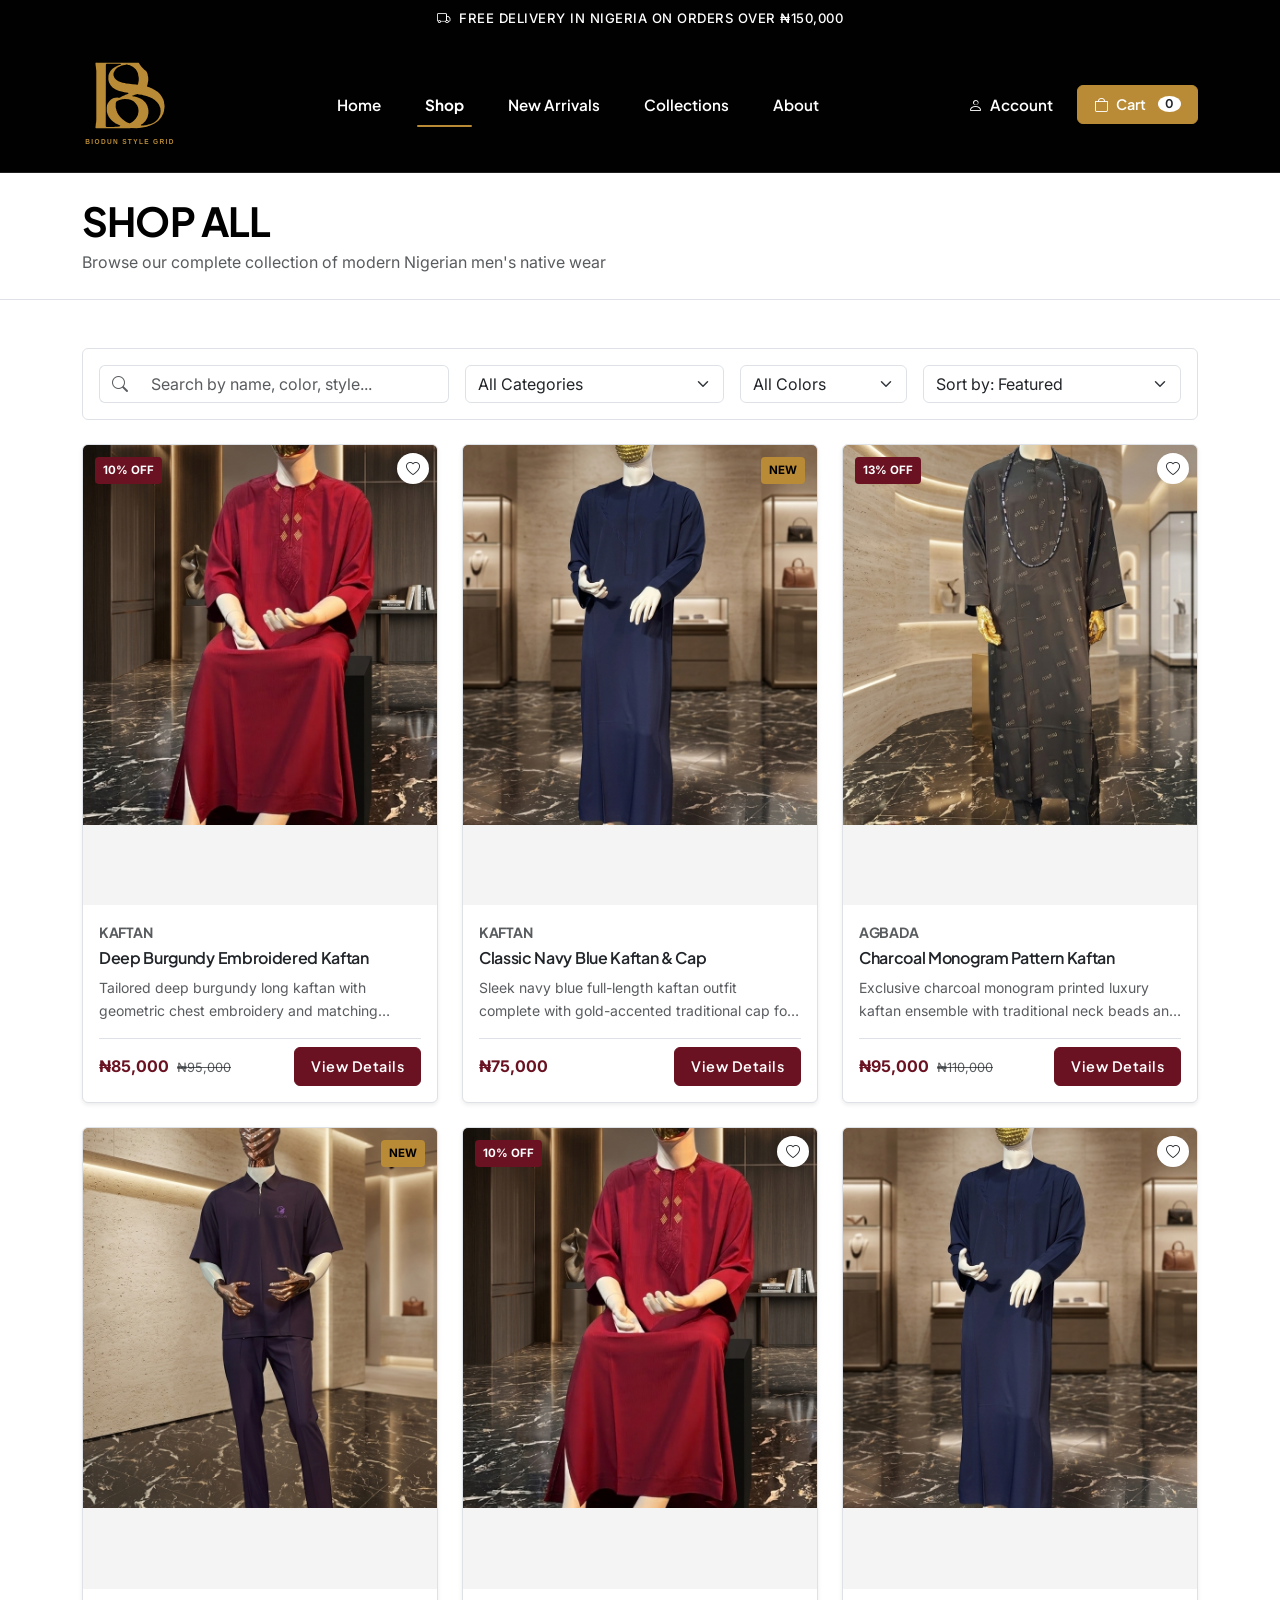
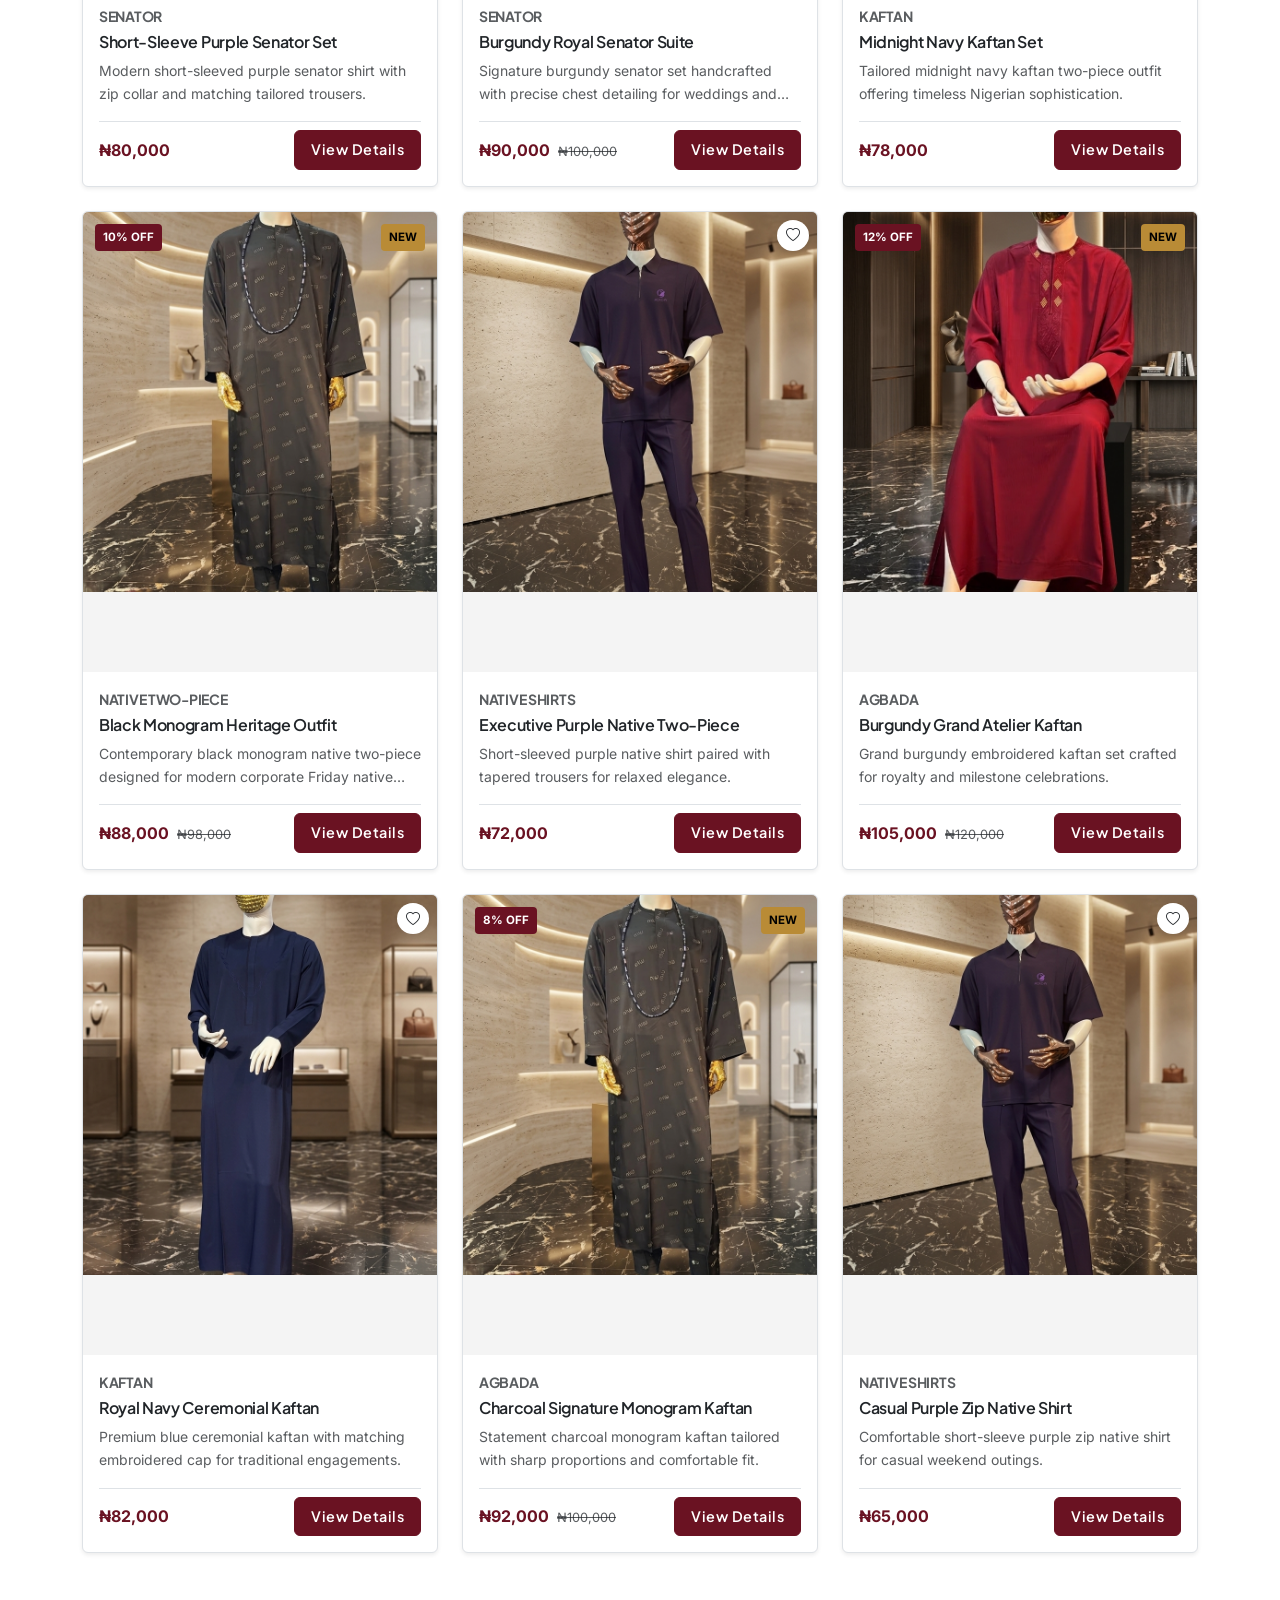
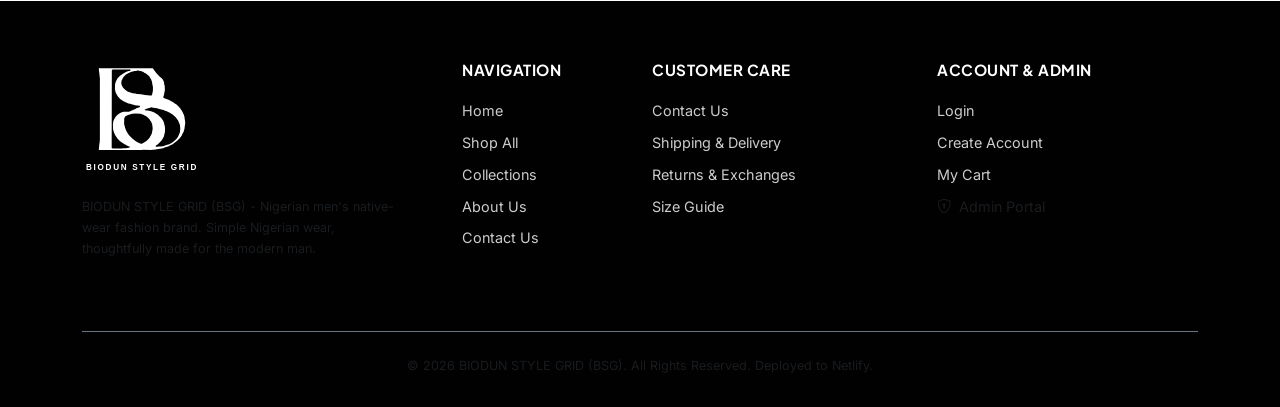
<file: checkout.html>
<!DOCTYPE html>
<html lang="en">
<head>
  <meta charset="UTF-8">
  <meta name="viewport" content="width=device-width, initial-scale=1.0">
  <title>Checkout | BIODUN STYLE GRID</title>
  <link href="https://cdn.jsdelivr.net/npm/bootstrap@5.3.2/dist/css/bootstrap.min.css" rel="stylesheet">
  <link href="https://cdn.jsdelivr.net/npm/bootstrap-icons@1.11.1/font/bootstrap-icons.css" rel="stylesheet">
  <link rel="stylesheet" href="css/style.css">
  <link rel="icon" href="assets/logo.svg" type="image/svg+xml">
</head>
<body>

  <!-- Navbar -->
  <nav class="navbar navbar-bsg border-bottom">
    <div class="container justify-content-between">
      <a class="navbar-brand" href="index.html">
        <img class="bsg-logo-header" src="assets/logo.svg" alt="BIODUN STYLE GRID" height="96">
      </a>
      <span class="badge bg-bsg-gold text-dark font-heading px-3 py-2">CHECKOUT</span>
    </div>
  </nav>

  <!-- Checkout Container -->
  <section class="py-5">
    <div class="container">
      <div class="row g-5">
        
        <!-- Customer & Delivery Information Form -->
        <div class="col-lg-7">
          <div class="bg-white border rounded p-4 mb-4">
            <div class="d-flex justify-content-between align-items-center mb-3">
              <h5 class="font-heading mb-0"><i class="bi bi-person me-2 text-bsg-burgundy"></i> CUSTOMER INFORMATION</h5>
              <small class="text-muted">Guest Checkout Enabled</small>
            </div>
            
            <form id="bsgCheckoutForm">
              <div class="row g-3 mb-4">
                <div class="col-12">
                  <label class="form-label font-heading small fw-bold">Full Name *</label>
                  <input type="text" id="checkoutName" class="form-control" required placeholder="e.g. Babatunde Fashola">
                </div>
                <div class="col-md-6">
                  <label class="form-label font-heading small fw-bold">Email Address *</label>
                  <input type="email" id="checkoutEmail" class="form-control" required placeholder="name@example.com">
                </div>
                <div class="col-md-6">
                  <label class="form-label font-heading small fw-bold">Phone Number (WhatsApp) *</label>
                  <input type="tel" id="checkoutPhone" class="form-control" required placeholder="08012345678">
                </div>
              </div>

              <h5 class="font-heading mb-3 pt-3 border-top"><i class="bi bi-geo-alt me-2 text-bsg-burgundy"></i> DELIVERY ADDRESS</h5>
              <div class="row g-3 mb-4">
                <div class="col-12">
                  <label class="form-label font-heading small fw-bold">Street Address *</label>
                  <input type="text" id="checkoutAddress" class="form-control" required placeholder="House/Flat number, Street name, Area">
                </div>
                <div class="col-md-6">
                  <label class="form-label font-heading small fw-bold">City / Town *</label>
                  <input type="text" id="checkoutCity" class="form-control" required placeholder="e.g. Ikeja, Lekki, Victoria Island">
                </div>
                <div class="col-md-6">
                  <label class="form-label font-heading small fw-bold">State in Nigeria *</label>
                  <select id="checkoutState" class="form-select" required>
                    <option value="">Select State</option>
                    <option value="Lagos">Lagos State</option>
                    <option value="Abuja (FCT)">Abuja (FCT)</option>
                    <option value="Oyo">Oyo State</option>
                    <option value="Rivers">Rivers State</option>
                    <option value="Kano">Kano State</option>
                    <option value="Ogun">Ogun State</option>
                    <option value="Enugu">Enugu State</option>
                    <option value="Anambra">Anambra State</option>
                    <option value="Delta">Delta State</option>
                    <option value="Edo">Edo State</option>
                    <option value="Kaduna">Kaduna State</option>
                    <option value="Osun">Osun State</option>
                    <option value="Ondo">Ondo State</option>
                    <option value="Kwara">Kwara State</option>
                    <option value="Other">Other State</option>
                  </select>
                </div>
                <div class="col-12">
                  <label class="form-label font-heading small fw-bold">Delivery Notes (Optional)</label>
                  <textarea id="checkoutNotes" class="form-control" rows="2" placeholder="Special delivery instructions or landmark"></textarea>
                </div>
              </div>

              <!-- Payment Method Section -->
              <h5 class="font-heading mb-3 pt-3 border-top"><i class="bi bi-credit-card me-2 text-bsg-burgundy"></i> PAYMENT METHOD</h5>
              <div class="p-3 border rounded bg-light mb-4">
                <div class="d-flex align-items-center justify-content-between">
                  <div class="form-check">
                    <input class="form-check-input" type="radio" name="paymentType" id="paystackRadio" checked>
                    <label class="form-check-label fw-bold text-dark" for="paystackRadio">
                      Paystack Payment Gateway (Cards, Bank Transfer, USSD)
                    </label>
                  </div>
                  <span class="badge bg-bsg-burgundy">Secure</span>
                </div>
              </div>

              <button type="submit" class="btn btn-bsg-gold btn-lg w-100 py-3 fw-bold">
                PAY WITH PAYSTACK
              </button>
            </form>
          </div>
        </div>

        <!-- Order Summary Sidebar -->
        <div class="col-lg-5">
          <div class="bg-white border rounded p-4 sticky-top" style="top: 90px;">
            <h5 class="font-heading mb-4 border-bottom pb-2">ORDER SUMMARY</h5>
            
            <div id="checkoutSummaryItems" class="mb-4">
              <!-- Rendered dynamically -->
            </div>

            <div class="d-flex justify-content-between mb-2">
              <span class="text-muted">Subtotal:</span>
              <span id="summarySubtotal" class="fw-bold">₦0</span>
            </div>
            <div class="d-flex justify-content-between mb-2">
              <span class="text-muted">Delivery (Flat Fee):</span>
              <span id="summaryDelivery" class="fw-bold text-bsg-burgundy">₦5,000</span>
            </div>

            <hr>

            <div class="d-flex justify-content-between fs-4 font-heading fw-bold">
              <span>TOTAL</span>
              <span id="summaryTotal" class="text-bsg-burgundy">₦0</span>
            </div>
          </div>
        </div>

      </div>
    </div>
  </section>

  <!-- Footer -->
  <footer class="footer-bsg">
    <div class="container text-center small text-muted">
      <p class="mb-0">© 2026 BIODUN STYLE GRID (BSG). Prototype Netlify Build.</p>
    </div>
  </footer>

  <script src="https://cdn.jsdelivr.net/npm/bootstrap@5.3.2/dist/js/bootstrap.bundle.min.js"></script>
  <script src="https://js.paystack.co/v1/inline.js"></script>
  <script src="js/products.js"></script>
  <script src="js/cart.js"></script>
  <script src="js/auth.js"></script>
  <script src="js/checkout.js"></script>
  <script src="js/paystack.js"></script>
</body>
</html>
</file>
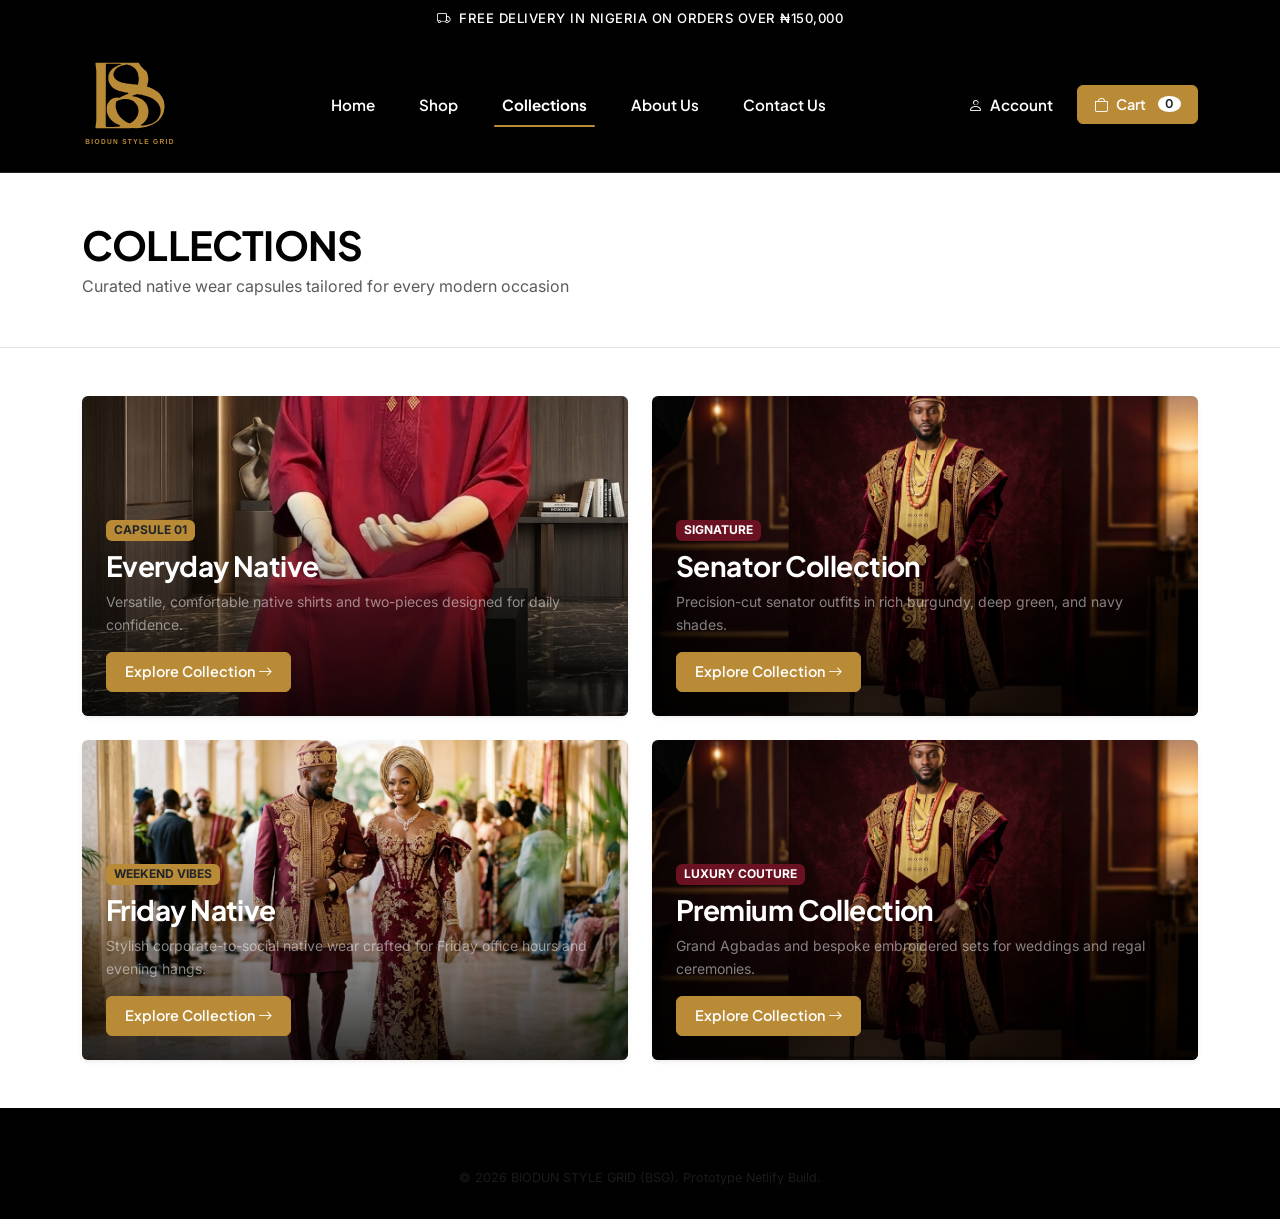
<file: collections.html>
<!DOCTYPE html>
<html lang="en">
<head>
  <meta charset="UTF-8">
  <meta name="viewport" content="width=device-width, initial-scale=1.0">
  <title>Collections | BIODUN STYLE GRID</title>
  <link href="https://cdn.jsdelivr.net/npm/bootstrap@5.3.2/dist/css/bootstrap.min.css" rel="stylesheet">
  <link href="https://cdn.jsdelivr.net/npm/bootstrap-icons@1.11.1/font/bootstrap-icons.css" rel="stylesheet">
  <link rel="stylesheet" href="css/style.css">
  <link rel="icon" href="assets/logo.svg" type="image/svg+xml">
</head>
<body>

  <!-- Announcement Bar -->
  <div class="announcement-bar text-center">
    <div class="container">
      <span><i class="bi bi-truck me-1"></i> FREE DELIVERY IN NIGERIA ON ORDERS OVER ₦150,000</span>
    </div>
  </div>

  <!-- Navbar -->
  <nav class="navbar navbar-expand-lg navbar-bsg">
    <div class="container">
      <a class="navbar-brand me-4" href="index.html">
        <img class="bsg-logo-header" src="assets/logo.svg" alt="BIODUN STYLE GRID" height="96">
      </a>
      <div class="d-flex align-items-center gap-2 d-lg-none ms-auto me-2">
        <a href="cart.html" class="btn btn-link text-white p-1 position-relative">
          <i class="bi bi-bag fs-5"></i>
          <span class="cart-count-badge position-absolute top-0 start-100 translate-middle">0</span>
        </a>
      </div>
      <button class="navbar-toggler border-0" type="button" data-bs-toggle="collapse" data-bs-target="#bsgNavMenu">
        <span class="navbar-toggler-icon"></span>
      </button>

      <div class="collapse navbar-collapse" id="bsgNavMenu">
        <ul class="navbar-nav mx-auto mb-2 mb-lg-0 text-center">
          <li class="nav-item"><a class="nav-link nav-link-bsg" href="index.html">Home</a></li>
          <li class="nav-item"><a class="nav-link nav-link-bsg" href="shop.html">Shop</a></li>
          <li class="nav-item"><a class="nav-link nav-link-bsg active" href="collections.html">Collections</a></li>
          <li class="nav-item"><a class="nav-link nav-link-bsg" href="about.html">About Us</a></li>
          <li class="nav-item"><a class="nav-link nav-link-bsg" href="contact.html">Contact Us</a></li>
        </ul>

        <div class="d-none d-lg-flex align-items-center gap-3">
          <a href="login.html" class="nav-link-bsg text-white nav-account-link me-2"><i class="bi bi-person me-1"></i> Account</a>
          <a href="cart.html" class="btn btn-bsg-gold btn-sm py-2 px-3 d-flex align-items-center gap-2">
            <i class="bi bi-bag"></i> Cart <span class="badge bg-white text-dark rounded-circle cart-count-badge">0</span>
          </a>
        </div>
      </div>
    </div>
  </nav>

  <!-- Header Banner -->
  <section class="py-5 bg-bsg-bg-light border-bottom">
    <div class="container">
      <h1 class="font-heading mb-1">COLLECTIONS</h1>
      <p class="text-muted mb-0">Curated native wear capsules tailored for every modern occasion</p>
    </div>
  </section>

  <!-- Collections Grid -->
  <section class="py-5">
    <div class="container">
      <div class="row g-4">
        
        <!-- Collection 1: Everyday Native -->
        <div class="col-md-6">
          <div class="card border-0 rounded overflow-hidden shadow-sm h-100">
            <div style="height: 320px; overflow: hidden;" class="position-relative">
              <img src="assets/images/kaftan_burgundy_silk.jpg" alt="Everyday Native" class="w-100 h-100" style="object-fit: cover;">
              <div class="position-absolute bottom-0 start-0 w-100 p-4 text-white" style="background: linear-gradient(transparent, rgba(0,0,0,0.8));">
                <span class="badge bg-bsg-gold text-dark mb-2">CAPSULE 01</span>
                <h3 class="font-heading text-white">Everyday Native</h3>
                <p class="small text-white-50 mb-3">Versatile, comfortable native shirts and two-pieces designed for daily confidence.</p>
                <a href="shop.html?category=Native Shirts" class="btn btn-bsg-gold btn-sm">Explore Collection <i class="bi bi-arrow-right"></i></a>
              </div>
            </div>
          </div>
        </div>

        <!-- Collection 2: Senator Collection -->
        <div class="col-md-6">
          <div class="card border-0 rounded overflow-hidden shadow-sm h-100">
            <div style="height: 320px; overflow: hidden;" class="position-relative">
              <img src="assets/images/agbada_royal_gold.jpg" alt="Senator Collection" class="w-100 h-100" style="object-fit: cover;">
              <div class="position-absolute bottom-0 start-0 w-100 p-4 text-white" style="background: linear-gradient(transparent, rgba(0,0,0,0.8));">
                <span class="badge bg-bsg-burgundy text-white mb-2">SIGNATURE</span>
                <h3 class="font-heading text-white">Senator Collection</h3>
                <p class="small text-white-50 mb-3">Precision-cut senator outfits in rich burgundy, deep green, and navy shades.</p>
                <a href="shop.html?category=Senator" class="btn btn-bsg-gold btn-sm">Explore Collection <i class="bi bi-arrow-right"></i></a>
              </div>
            </div>
          </div>
        </div>

        <!-- Collection 3: Friday Native -->
        <div class="col-md-6">
          <div class="card border-0 rounded overflow-hidden shadow-sm h-100">
            <div style="height: 320px; overflow: hidden;" class="position-relative">
              <img src="assets/images/asoebi_bespoke_coral.jpg" alt="Friday Native" class="w-100 h-100" style="object-fit: cover;">
              <div class="position-absolute bottom-0 start-0 w-100 p-4 text-white" style="background: linear-gradient(transparent, rgba(0,0,0,0.8));">
                <span class="badge bg-bsg-gold text-dark mb-2">WEEKEND VIBES</span>
                <h3 class="font-heading text-white">Friday Native</h3>
                <p class="small text-white-50 mb-3">Stylish corporate-to-social native wear crafted for Friday office hours and evening hangs.</p>
                <a href="shop.html?category=Kaftan" class="btn btn-bsg-gold btn-sm">Explore Collection <i class="bi bi-arrow-right"></i></a>
              </div>
            </div>
          </div>
        </div>

        <!-- Collection 4: Premium Collection -->
        <div class="col-md-6">
          <div class="card border-0 rounded overflow-hidden shadow-sm h-100">
            <div style="height: 320px; overflow: hidden;" class="position-relative">
              <img src="assets/images/agbada_royal_gold.jpg" alt="Premium Collection" class="w-100 h-100" style="object-fit: cover;">
              <div class="position-absolute bottom-0 start-0 w-100 p-4 text-white" style="background: linear-gradient(transparent, rgba(0,0,0,0.8));">
                <span class="badge bg-bsg-burgundy text-white mb-2">LUXURY COUTURE</span>
                <h3 class="font-heading text-white">Premium Collection</h3>
                <p class="small text-white-50 mb-3">Grand Agbadas and bespoke embroidered sets for weddings and regal ceremonies.</p>
                <a href="shop.html?category=Agbada" class="btn btn-bsg-gold btn-sm">Explore Collection <i class="bi bi-arrow-right"></i></a>
              </div>
            </div>
          </div>
        </div>

      </div>
    </div>
  </section>

  <!-- Footer -->
  <footer class="footer-bsg">
    <div class="container text-center small text-muted">
      <p class="mb-0">© 2026 BIODUN STYLE GRID (BSG). Prototype Netlify Build.</p>
    </div>
  </footer>

  <script src="https://cdn.jsdelivr.net/npm/bootstrap@5.3.2/dist/js/bootstrap.bundle.min.js"></script>
  <script src="js/products.js"></script>
  <script src="js/cart.js"></script>
  <script src="js/auth.js"></script>
</body>
</html>
</file>
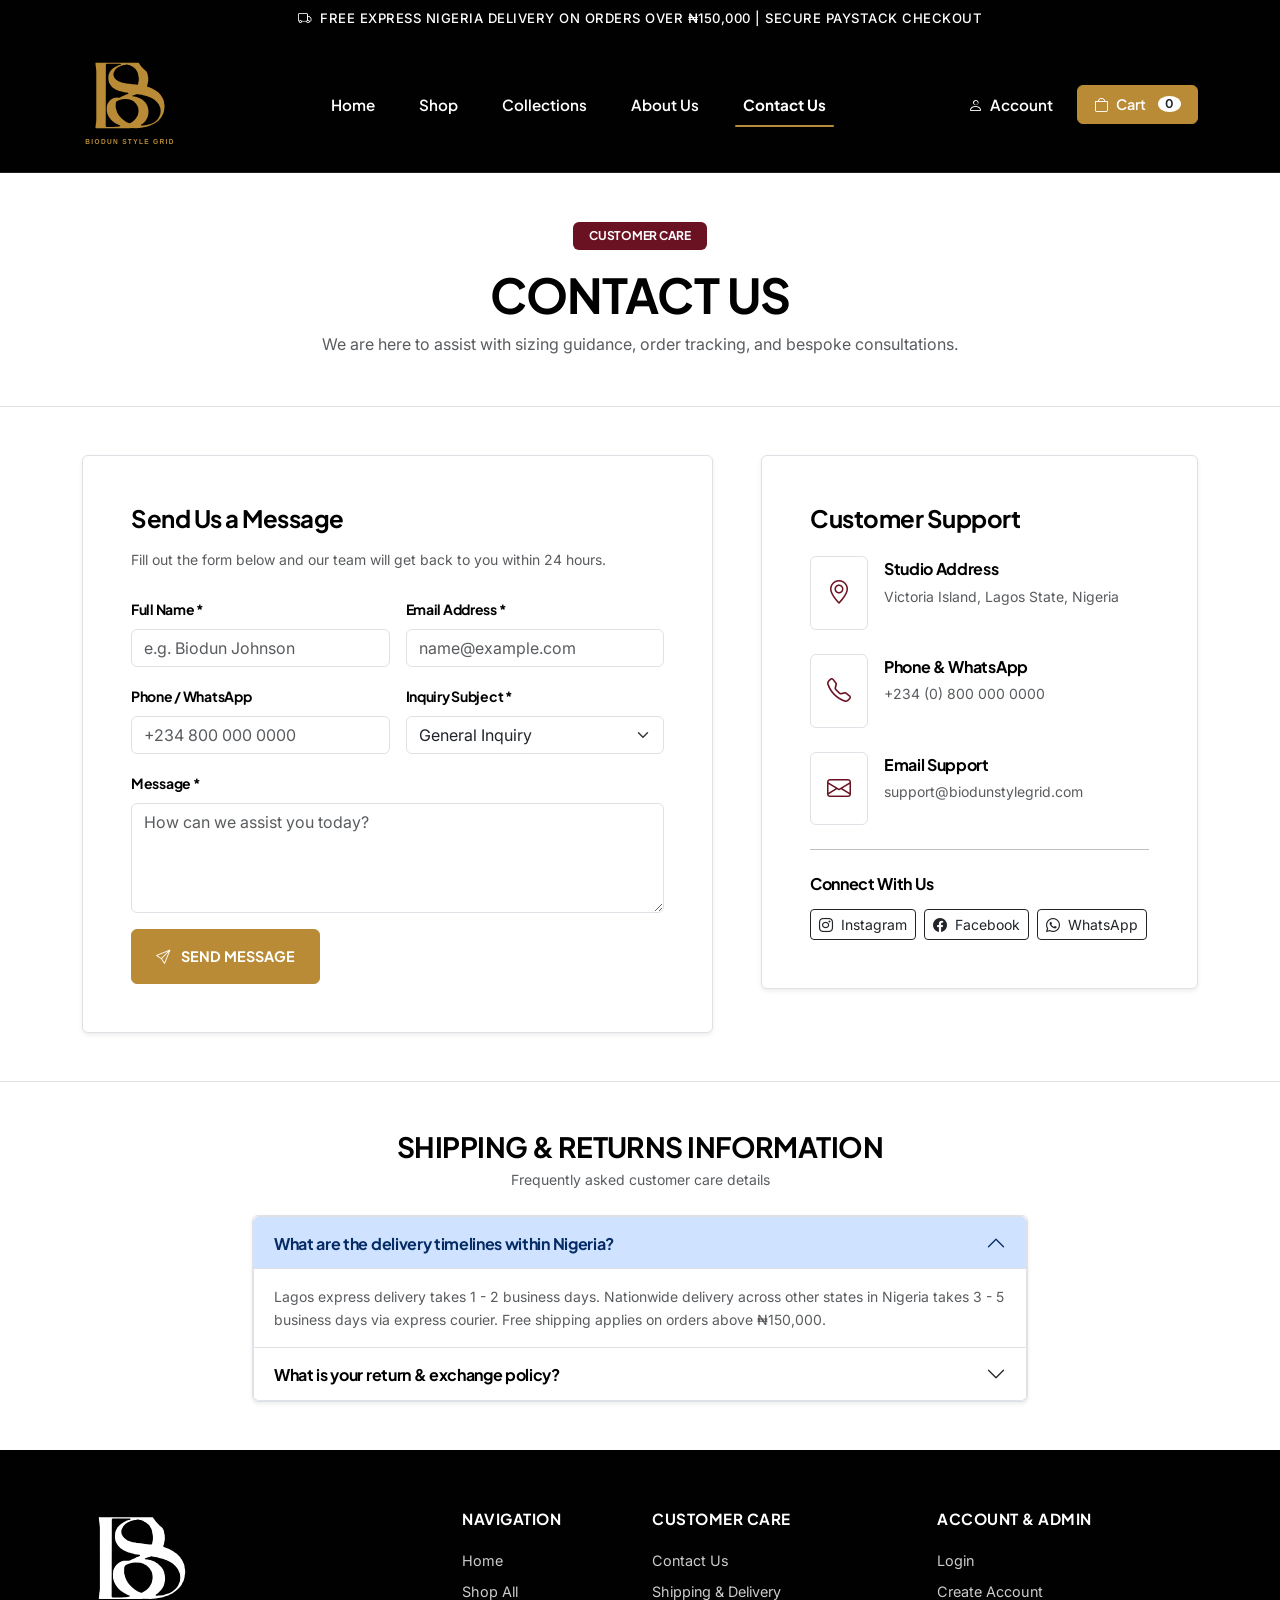
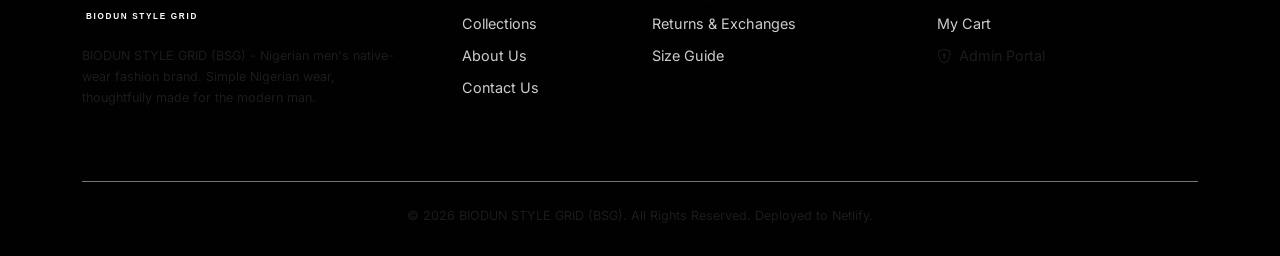
<file: contact.html>
<!DOCTYPE html>
<html lang="en">
<head>
  <meta charset="UTF-8">
  <meta name="viewport" content="width=device-width, initial-scale=1.0">
  <title>Contact Us | BIODUN STYLE GRID</title>
  <meta name="description" content="Get in touch with BIODUN STYLE GRID (BSG). Contact customer care for order inquiries, sizing assistance, and custom consultations.">
  <link href="https://cdn.jsdelivr.net/npm/bootstrap@5.3.2/dist/css/bootstrap.min.css" rel="stylesheet">
  <link href="https://cdn.jsdelivr.net/npm/bootstrap-icons@1.11.1/font/bootstrap-icons.css" rel="stylesheet">
  <link rel="stylesheet" href="css/style.css">
  <link rel="icon" href="assets/logo.svg" type="image/svg+xml">
</head>
<body>

  <!-- Announcement Bar -->
  <div class="announcement-bar text-center">
    <div class="container">
      <span><i class="bi bi-truck me-1"></i> FREE EXPRESS NIGERIA DELIVERY ON ORDERS OVER ₦150,000 | SECURE PAYSTACK CHECKOUT</span>
    </div>
  </div>

  <!-- Navbar -->
  <nav class="navbar navbar-expand-lg navbar-bsg border-bottom">
    <div class="container">
      <a class="navbar-brand me-4" href="index.html">
        <img class="bsg-logo-header" src="assets/logo.svg" alt="BIODUN STYLE GRID" height="96">
      </a>
      <div class="d-flex align-items-center gap-2 d-lg-none ms-auto me-2">
        <a href="cart.html" class="btn btn-link text-white p-1 position-relative">
          <i class="bi bi-bag fs-5"></i>
          <span class="cart-count-badge position-absolute top-0 start-100 translate-middle">0</span>
        </a>
      </div>
      <button class="navbar-toggler border-0" type="button" data-bs-toggle="collapse" data-bs-target="#bsgNavMenu">
        <span class="navbar-toggler-icon"></span>
      </button>

      <div class="collapse navbar-collapse" id="bsgNavMenu">
        <ul class="navbar-nav mx-auto mb-2 mb-lg-0 text-center">
          <li class="nav-item"><a class="nav-link nav-link-bsg" href="index.html">Home</a></li>
          <li class="nav-item"><a class="nav-link nav-link-bsg" href="shop.html">Shop</a></li>
          <li class="nav-item"><a class="nav-link nav-link-bsg" href="collections.html">Collections</a></li>
          <li class="nav-item"><a class="nav-link nav-link-bsg" href="about.html">About Us</a></li>
          <li class="nav-item"><a class="nav-link nav-link-bsg active" href="contact.html">Contact Us</a></li>
        </ul>

        <div class="d-none d-lg-flex align-items-center gap-3">
          <a href="login.html" class="nav-link-bsg text-white nav-account-link me-2"><i class="bi bi-person me-1"></i> Account</a>
          <a href="cart.html" class="btn btn-bsg-gold btn-sm py-2 px-3 d-flex align-items-center gap-2">
            <i class="bi bi-bag"></i> Cart <span class="badge bg-white text-dark rounded-circle cart-count-badge">0</span>
          </a>
        </div>
      </div>
    </div>
  </nav>

  <!-- Contact Header -->
  <section class="py-5 bg-bsg-bg-light border-bottom">
    <div class="container text-center" style="max-width: 720px;">
      <span class="badge bg-bsg-burgundy text-white font-heading px-3 py-2 mb-3">CUSTOMER CARE</span>
      <h1 class="font-heading display-5 mb-2">CONTACT US</h1>
      <p class="text-muted mb-0">We are here to assist with sizing guidance, order tracking, and bespoke consultations.</p>
    </div>
  </section>

  <!-- Contact Content -->
  <section class="py-5">
    <div class="container">
      <div class="row g-5">
        
        <!-- Contact Form -->
        <div class="col-lg-7">
          <div class="bg-white border rounded p-4 p-md-5 shadow-sm">
            <h4 class="font-heading mb-3">Send Us a Message</h4>
            <p class="text-muted small mb-4">Fill out the form below and our team will get back to you within 24 hours.</p>
            
            <form id="contactForm">
              <div class="row g-3">
                <div class="col-md-6">
                  <label class="form-label font-heading small fw-bold">Full Name *</label>
                  <input type="text" id="contactName" class="form-control" required placeholder="e.g. Biodun Johnson">
                </div>
                <div class="col-md-6">
                  <label class="form-label font-heading small fw-bold">Email Address *</label>
                  <input type="email" id="contactEmail" class="form-control" required placeholder="name@example.com">
                </div>
                <div class="col-md-6">
                  <label class="form-label font-heading small fw-bold">Phone / WhatsApp</label>
                  <input type="tel" id="contactPhone" class="form-control" placeholder="+234 800 000 0000">
                </div>
                <div class="col-md-6">
                  <label class="form-label font-heading small fw-bold">Inquiry Subject *</label>
                  <select id="contactSubject" class="form-select" required>
                    <option value="General Inquiry">General Inquiry</option>
                    <option value="Order Tracking">Order Tracking & Delivery</option>
                    <option value="Sizing Help">Sizing & Fit Advice</option>
                    <option value="Custom Order">Bespoke Custom Order</option>
                  </select>
                </div>
                <div class="col-12">
                  <label class="form-label font-heading small fw-bold">Message *</label>
                  <textarea id="contactMessage" class="form-control" rows="4" required placeholder="How can we assist you today?"></textarea>
                </div>
                <div class="col-12">
                  <button type="submit" class="btn btn-bsg-gold py-3 px-4 fw-bold">
                    <i class="bi bi-send me-2"></i> SEND MESSAGE
                  </button>
                </div>
              </div>
            </form>
          </div>
        </div>

        <!-- Contact Information Sidebar -->
        <div class="col-lg-5">
          <div class="bg-white border rounded p-4 p-md-5 shadow-sm">
            <h4 class="font-heading mb-4">Customer Support</h4>

            <div class="d-flex align-items-start gap-3 mb-4">
              <div class="p-3 bg-bsg-bg-light rounded text-bsg-burgundy fs-4 border"><i class="bi bi-geo-alt"></i></div>
              <div>
                <strong class="d-block font-heading">Studio Address</strong>
                <span class="text-muted small">Victoria Island, Lagos State, Nigeria</span>
              </div>
            </div>

            <div class="d-flex align-items-start gap-3 mb-4">
              <div class="p-3 bg-bsg-bg-light rounded text-bsg-burgundy fs-4 border"><i class="bi bi-telephone"></i></div>
              <div>
                <strong class="d-block font-heading">Phone & WhatsApp</strong>
                <span class="text-muted small">+234 (0) 800 000 0000</span>
              </div>
            </div>

            <div class="d-flex align-items-start gap-3 mb-4">
              <div class="p-3 bg-bsg-bg-light rounded text-bsg-burgundy fs-4 border"><i class="bi bi-envelope"></i></div>
              <div>
                <strong class="d-block font-heading">Email Support</strong>
                <span class="text-muted small">support@biodunstylegrid.com</span>
              </div>
            </div>

            <hr class="my-4">

            <h6 class="font-heading mb-3">Connect With Us</h6>
            <div class="d-flex gap-2 flex-wrap fs-6">
              <a href="#" class="btn btn-outline-dark btn-sm"><i class="bi bi-instagram me-1"></i> Instagram</a>
              <a href="#" class="btn btn-outline-dark btn-sm"><i class="bi bi-facebook me-1"></i> Facebook</a>
              <a href="#" class="btn btn-outline-dark btn-sm"><i class="bi bi-whatsapp me-1"></i> WhatsApp</a>
            </div>
          </div>
        </div>

      </div>
    </div>
  </section>

  <!-- Shipping & Returns Accordion Reference -->
  <section id="shipping" class="py-5 bg-bsg-bg-light border-top">
    <div class="container" style="max-width: 800px;">
      <div class="text-center mb-4">
        <h3 class="font-heading mb-1">SHIPPING & RETURNS INFORMATION</h3>
        <p class="text-muted small">Frequently asked customer care details</p>
      </div>

      <div class="accordion border rounded bg-white shadow-sm" id="customerCareAccordion">
        <div class="accordion-item">
          <h2 class="accordion-header">
            <button class="accordion-button font-heading" type="button" data-bs-toggle="collapse" data-bs-target="#ship1">
              What are the delivery timelines within Nigeria?
            </button>
          </h2>
          <div id="ship1" class="accordion-collapse collapse show" data-bs-parent="#customerCareAccordion">
            <div class="accordion-body text-muted small">
              Lagos express delivery takes 1 - 2 business days. Nationwide delivery across other states in Nigeria takes 3 - 5 business days via express courier. Free shipping applies on orders above ₦150,000.
            </div>
          </div>
        </div>

        <div class="accordion-item" id="returns">
          <h2 class="accordion-header">
            <button class="accordion-button collapsed font-heading" type="button" data-bs-toggle="collapse" data-bs-target="#ship2">
              What is your return & exchange policy?
            </button>
          </h2>
          <div id="ship2" class="accordion-collapse collapse" data-bs-parent="#customerCareAccordion">
            <div class="accordion-body text-muted small">
              We offer exchanges for unworn, unwashed garments in original packaging within 7 days of receipt if the item has sizing mismatches. Custom bespoke orders are tailored to measurement and non-refundable.
            </div>
          </div>
        </div>
      </div>
    </div>
  </section>

  <!-- Footer -->
  <footer class="footer-bsg">
    <div class="container">
      <div class="row g-4 mb-5">
        <div class="col-lg-4">
          <img src="assets/logo-white.svg" alt="BSG Emblem" height="120" class="mb-3">
          <p class="small text-muted mb-4" style="max-width: 320px;">
            BIODUN STYLE GRID (BSG) - Nigerian men's native-wear fashion brand. Simple Nigerian wear, thoughtfully made for the modern man.
          </p>
        </div>

        <div class="col-6 col-md-3 col-lg-2">
          <h6>NAVIGATION</h6>
          <ul class="list-unstyled d-flex flex-column gap-2">
            <li><a href="index.html">Home</a></li>
            <li><a href="shop.html">Shop All</a></li>
            <li><a href="collections.html">Collections</a></li>
            <li><a href="about.html">About Us</a></li>
            <li><a href="contact.html">Contact Us</a></li>
          </ul>
        </div>

        <div class="col-6 col-md-3 col-lg-3">
          <h6>CUSTOMER CARE</h6>
          <ul class="list-unstyled d-flex flex-column gap-2">
            <li><a href="contact.html">Contact Us</a></li>
            <li><a href="contact.html#shipping">Shipping & Delivery</a></li>
            <li><a href="contact.html#returns">Returns & Exchanges</a></li>
            <li><a href="about.html#size-guide">Size Guide</a></li>
          </ul>
        </div>

        <div class="col-6 col-md-3 col-lg-3">
          <h6>ACCOUNT & ADMIN</h6>
          <ul class="list-unstyled d-flex flex-column gap-2 mb-3">
            <li><a href="login.html">Login</a></li>
            <li><a href="register.html">Create Account</a></li>
            <li><a href="cart.html">My Cart</a></li>
            <li><a href="admin.html" class="text-muted"><i class="bi bi-shield-lock me-1"></i> Admin Portal</a></li>
          </ul>
        </div>
      </div>

      <div class="border-top border-secondary pt-4 text-center small text-muted">
        <p class="mb-0">© 2026 BIODUN STYLE GRID (BSG). All Rights Reserved. Deployed to Netlify.</p>
      </div>
    </div>
  </footer>

  <script src="https://cdn.jsdelivr.net/npm/bootstrap@5.3.2/dist/js/bootstrap.bundle.min.js"></script>
  <script src="js/products.js"></script>
  <script src="js/cart.js"></script>
  <script src="js/auth.js"></script>

  <script>
    document.getElementById('contactForm')?.addEventListener('submit', (e) => {
      e.preventDefault();
      const name = document.getElementById('contactName')?.value.trim() || 'Valued Client';
      showBsgToast(`Thank you, ${name}! Your message has been received by BIODUN STYLE GRID support.`, "success");
      e.target.reset();
    });
  </script>
</body>
</html>
</file>
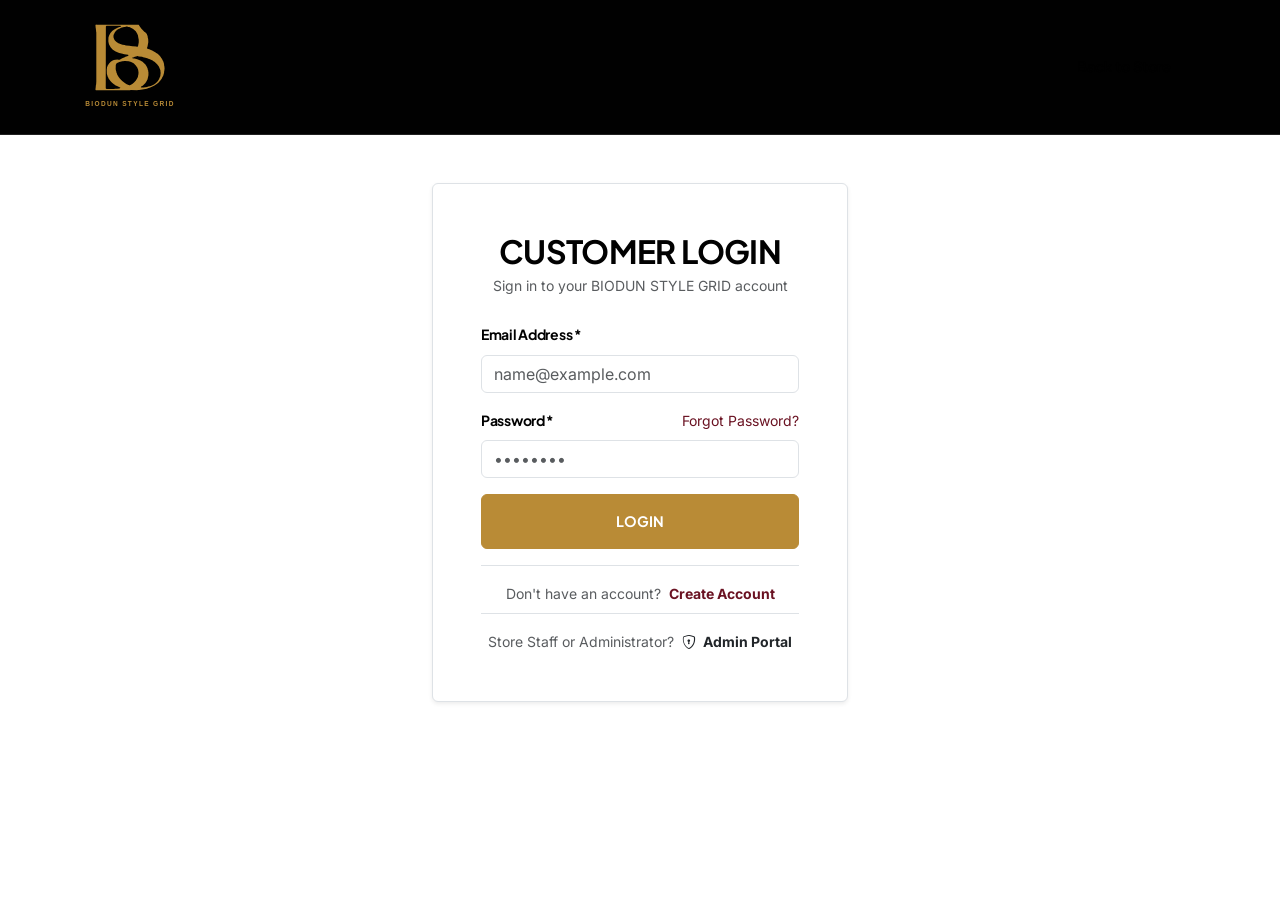
<file: login.html>
<!DOCTYPE html>
<html lang="en">
<head>
  <meta charset="UTF-8">
  <meta name="viewport" content="width=device-width, initial-scale=1.0">
  <title>Customer Login | BIODUN STYLE GRID</title>
  <link href="https://cdn.jsdelivr.net/npm/bootstrap@5.3.2/dist/css/bootstrap.min.css" rel="stylesheet">
  <link href="https://cdn.jsdelivr.net/npm/bootstrap-icons@1.11.1/font/bootstrap-icons.css" rel="stylesheet">
  <link rel="stylesheet" href="css/style.css">
  <link rel="icon" href="assets/logo.svg" type="image/svg+xml">
</head>
<body class="bg-bsg-bg-light">

  <nav class="navbar navbar-bsg border-bottom">
    <div class="container justify-content-between">
      <a class="navbar-brand" href="index.html">
        <img class="bsg-logo-header" src="assets/logo.svg" alt="BIODUN STYLE GRID" height="96">
      </a>
      <a href="shop.html" class="btn btn-bsg-secondary btn-sm">Back to Store</a>
    </div>
  </nav>

  <section class="py-5">
    <div class="container" style="max-width: 440px;">
      <div class="bg-white border rounded p-4 p-md-5 shadow-sm">
        
        <div class="text-center mb-4">
          <h2 class="font-heading mb-1">CUSTOMER LOGIN</h2>
          <p class="text-muted small">Sign in to your BIODUN STYLE GRID account</p>
        </div>

        <form id="bsgLoginForm">
          <div class="mb-3">
            <label class="form-label font-heading small fw-bold">Email Address *</label>
            <input type="email" id="loginEmail" class="form-control" required placeholder="name@example.com">
          </div>

          <div class="mb-3">
            <div class="d-flex justify-content-between">
              <label class="form-label font-heading small fw-bold">Password *</label>
              <a href="#" onclick="alert('Forgot password simulation: Check your registered email.')" class="small text-bsg-burgundy">Forgot Password?</a>
            </div>
            <input type="password" id="loginPassword" class="form-control" required placeholder="••••••••">
          </div>

          <button type="submit" class="btn btn-bsg-gold w-100 py-3 fw-bold mb-3">
            LOGIN
          </button>
        </form>

        <div class="text-center pt-3 border-top small">
          <span class="text-muted">Don't have an account?</span>
          <a href="register.html" class="fw-bold text-bsg-burgundy ms-1">Create Account</a>
        </div>
        <div class="text-center pt-3 mt-2 border-top small">
          <span class="text-muted">Store Staff or Administrator?</span>
          <a href="admin.html" class="fw-bold text-dark ms-1"><i class="bi bi-shield-lock me-1"></i> Admin Portal</a>
        </div>
      </div>
    </div>
  </section>

  <script src="https://cdn.jsdelivr.net/npm/bootstrap@5.3.2/dist/js/bootstrap.bundle.min.js"></script>
  <script src="js/cart.js"></script>
  <script src="js/auth.js"></script>

  <script>
    document.getElementById('bsgLoginForm')?.addEventListener('submit', (e) => {
      e.preventDefault();
      const email = document.getElementById('loginEmail').value.trim();
      const pass = document.getElementById('loginPassword').value;

      const res = loginUser(email, pass);
      if (res.success) {
        showBsgToast("Welcome back, " + res.user.firstName + "!", "success");
        setTimeout(() => window.location.href = 'account.html', 800);
      } else {
        showBsgToast(res.message, "danger");
      }
    });
  </script>
</body>
</html>
</file>
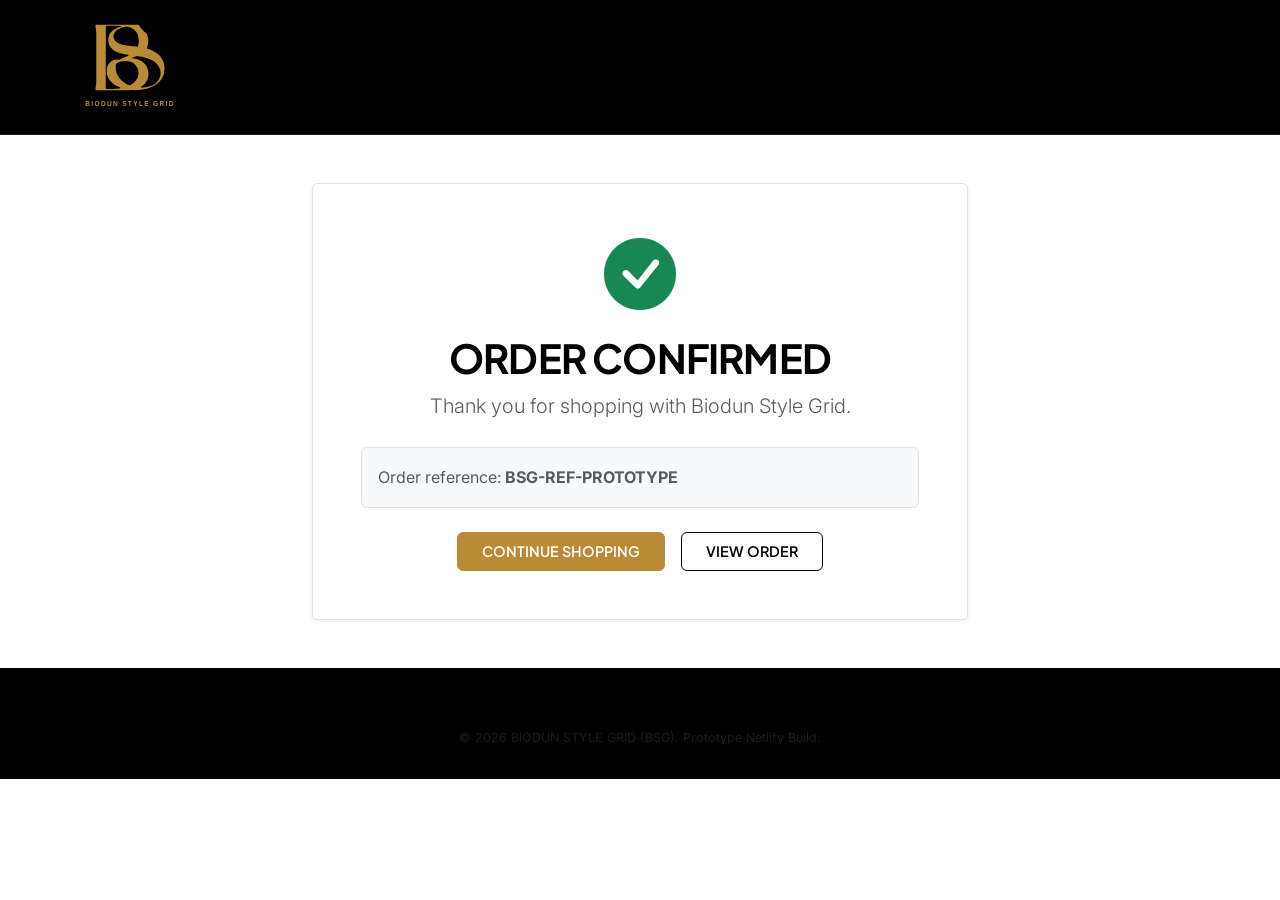
<file: order-success.html>
<!DOCTYPE html>
<html lang="en">
<head>
  <meta charset="UTF-8">
  <meta name="viewport" content="width=device-width, initial-scale=1.0">
  <title>Order Confirmed | BIODUN STYLE GRID</title>
  <link href="https://cdn.jsdelivr.net/npm/bootstrap@5.3.2/dist/css/bootstrap.min.css" rel="stylesheet">
  <link href="https://cdn.jsdelivr.net/npm/bootstrap-icons@1.11.1/font/bootstrap-icons.css" rel="stylesheet">
  <link rel="stylesheet" href="css/style.css">
  <link rel="icon" href="assets/logo.svg" type="image/svg+xml">
</head>
<body>

  <!-- Navbar -->
  <nav class="navbar navbar-bsg border-bottom">
    <div class="container justify-content-between">
      <a class="navbar-brand" href="index.html">
        <img class="bsg-logo-header" src="assets/logo.svg" alt="BIODUN STYLE GRID" height="96">
      </a>
      <a href="shop.html" class="btn btn-bsg-secondary btn-sm">Continue Shopping</a>
    </div>
  </nav>

  <!-- Confirmation Banner -->
  <section class="py-5">
    <div class="container text-center" style="max-width: 680px;">
      
      <div class="bg-white border rounded p-4 p-md-5 shadow-sm">
        <i class="bi bi-check-circle-fill text-success display-2 mb-3 d-block"></i>
        
        <h1 class="font-heading display-6 mb-2">ORDER CONFIRMED</h1>
        <p class="lead text-muted mb-4">Thank you for shopping with Biodun Style Grid.</p>

        <div class="p-3 bg-light rounded text-start mb-4 border" id="orderConfirmationDetails">
          <!-- Rendered dynamically -->
        </div>

        <div class="d-flex justify-content-center gap-3">
          <a href="shop.html" class="btn btn-bsg-gold px-4 py-2">CONTINUE SHOPPING</a>
          <a href="account.html" class="btn btn-bsg-secondary px-4 py-2">VIEW ORDER</a>
        </div>
      </div>

    </div>
  </section>

  <!-- Footer -->
  <footer class="footer-bsg">
    <div class="container text-center small text-muted">
      <p class="mb-0">© 2026 BIODUN STYLE GRID (BSG). Prototype Netlify Build.</p>
    </div>
  </footer>

  <script src="https://cdn.jsdelivr.net/npm/bootstrap@5.3.2/dist/js/bootstrap.bundle.min.js"></script>
  <script src="js/products.js"></script>
  <script src="js/cart.js"></script>

  <script>
    document.addEventListener('DOMContentLoaded', () => {
      const urlParams = new URLSearchParams(window.location.search);
      const ref = urlParams.get('ref');
      const latestOrder = JSON.parse(localStorage.getItem('bsg_latest_order')) || null;

      const container = document.getElementById('orderConfirmationDetails');

      if (!latestOrder) {
        container.innerHTML = `<p class="text-muted mb-0">Order reference: <strong>${ref || 'BSG-REF-PROTOTYPE'}</strong></p>`;
        return;
      }

      container.innerHTML = `
        <div class="d-flex justify-content-between mb-3 border-bottom pb-2">
          <span class="text-muted">Order Reference:</span>
          <strong class="font-monospace text-bsg-burgundy">${latestOrder.orderRef}</strong>
        </div>
        <div class="d-flex justify-content-between mb-3 border-bottom pb-2">
          <span class="text-muted">Customer Name:</span>
          <strong>${latestOrder.customer.name}</strong>
        </div>
        <div class="d-flex justify-content-between mb-3 border-bottom pb-2">
          <span class="text-muted">Payment Status:</span>
          <span class="badge bg-success">${latestOrder.paymentStatus}</span>
        </div>
        
        <h6 class="font-heading mt-3 mb-2">Purchased Items:</h6>
        <div class="d-flex flex-column gap-2 mb-3">
          ${latestOrder.items.map(item => `
            <div class="d-flex justify-content-between small">
              <span>${item.name} (Size: <strong>${item.size}</strong>, Color: <strong>${item.colour}</strong>, Qty: ${item.qty})</span>
              <strong class="ms-2">₦${(item.price * item.qty).toLocaleString()}</strong>
            </div>
          `).join('')}
        </div>

        <div class="d-flex justify-content-between fs-5 font-heading fw-bold border-top pt-2">
          <span>Total Amount Paid:</span>
          <span class="text-bsg-burgundy">₦${latestOrder.total.toLocaleString()}</span>
        </div>
      `;
    });
  </script>
</body>
</html>
</file>
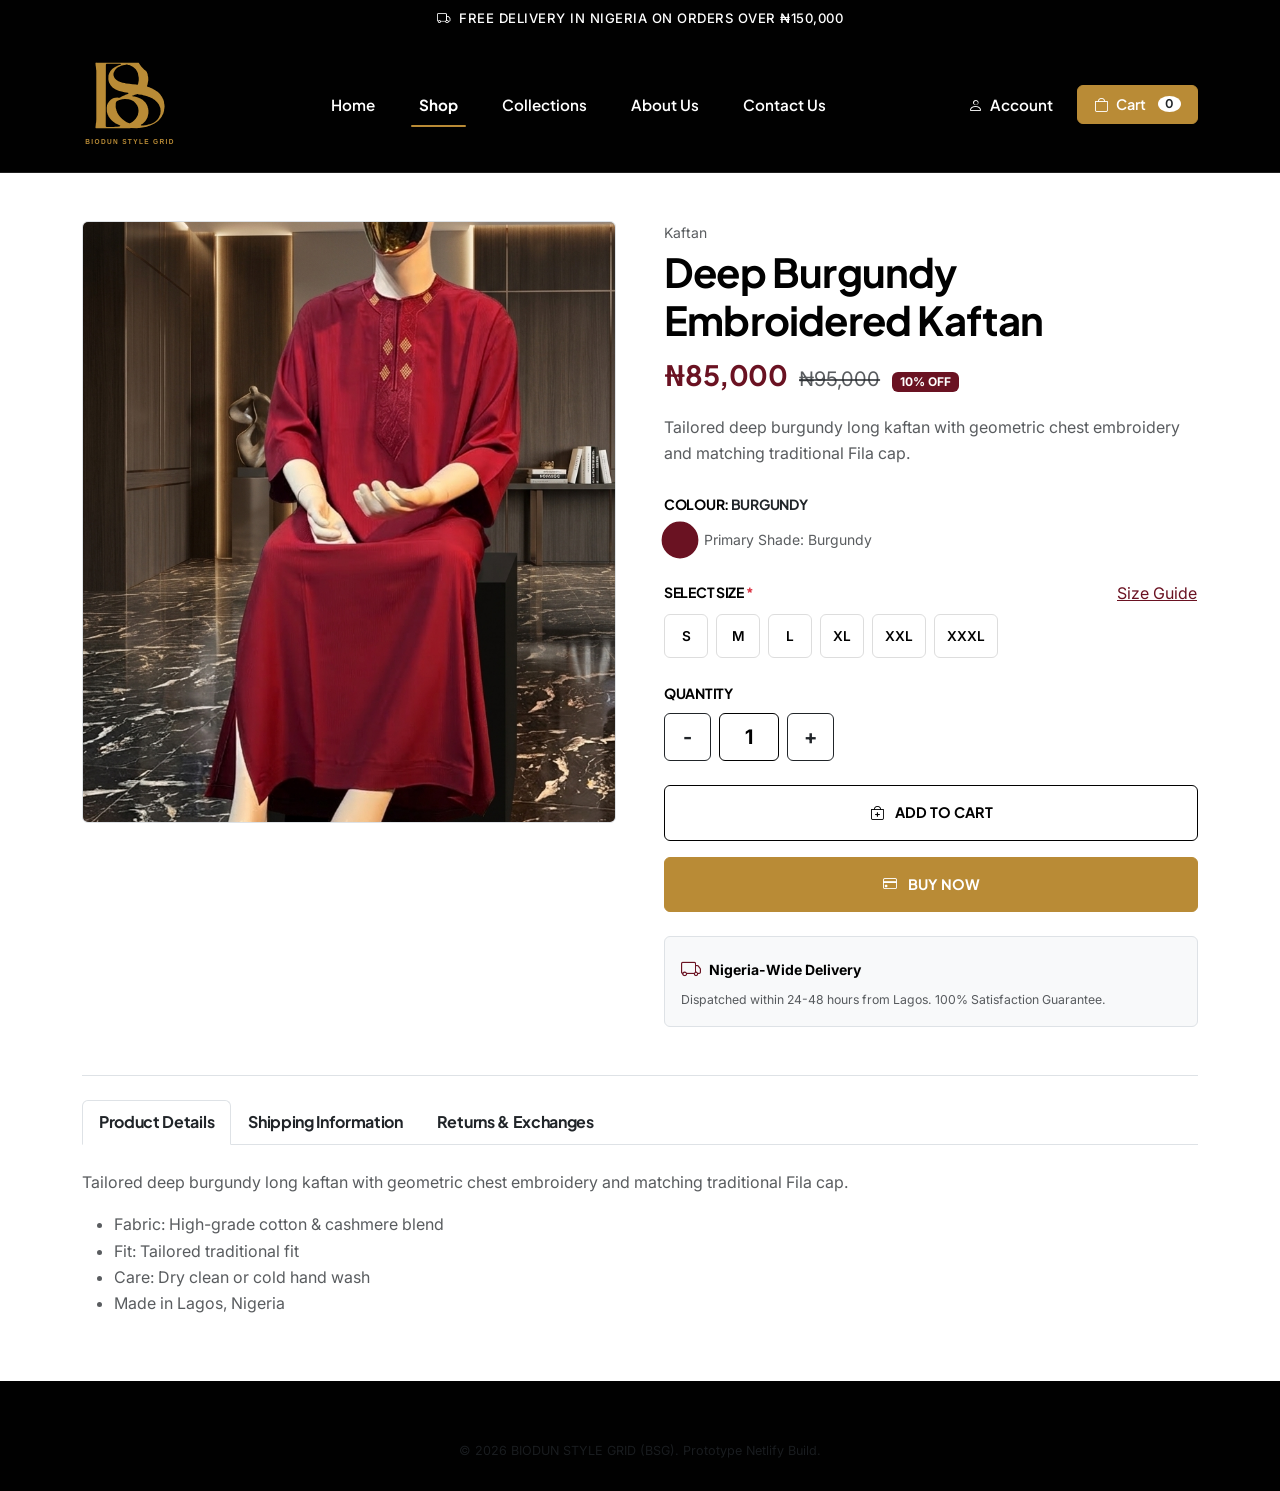
<file: product.html>
<!DOCTYPE html>
<html lang="en">
<head>
  <meta charset="UTF-8">
  <meta name="viewport" content="width=device-width, initial-scale=1.0">
  <title>Product Details | BIODUN STYLE GRID</title>
  <link href="https://cdn.jsdelivr.net/npm/bootstrap@5.3.2/dist/css/bootstrap.min.css" rel="stylesheet">
  <link href="https://cdn.jsdelivr.net/npm/bootstrap-icons@1.11.1/font/bootstrap-icons.css" rel="stylesheet">
  <link rel="stylesheet" href="css/style.css">
  <link rel="icon" href="assets/logo.svg" type="image/svg+xml">
</head>
<body>

  <!-- Announcement Bar -->
  <div class="announcement-bar text-center">
    <div class="container">
      <span><i class="bi bi-truck me-1"></i> FREE DELIVERY IN NIGERIA ON ORDERS OVER ₦150,000</span>
    </div>
  </div>

  <!-- Navbar -->
  <nav class="navbar navbar-expand-lg navbar-bsg">
    <div class="container">
      <a class="navbar-brand me-4 d-flex align-items-center" href="index.html">
        <img class="bsg-logo-header" src="assets/logo.svg" alt="BIODUN STYLE GRID Emblem" height="96">
      </a>
      <div class="d-flex align-items-center gap-2 d-lg-none ms-auto me-2">
        <a href="cart.html" class="btn btn-link text-white p-1 position-relative">
          <i class="bi bi-bag fs-5"></i>
          <span class="cart-count-badge position-absolute top-0 start-100 translate-middle">0</span>
        </a>
      </div>
      <button class="navbar-toggler border-0" type="button" data-bs-toggle="collapse" data-bs-target="#bsgNavMenu">
        <span class="navbar-toggler-icon"></span>
      </button>

      <div class="collapse navbar-collapse" id="bsgNavMenu">
        <ul class="navbar-nav mx-auto mb-2 mb-lg-0 text-center">
          <li class="nav-item"><a class="nav-link nav-link-bsg" href="index.html">Home</a></li>
          <li class="nav-item"><a class="nav-link nav-link-bsg active" href="shop.html">Shop</a></li>
          <li class="nav-item"><a class="nav-link nav-link-bsg" href="collections.html">Collections</a></li>
          <li class="nav-item"><a class="nav-link nav-link-bsg" href="about.html">About Us</a></li>
          <li class="nav-item"><a class="nav-link nav-link-bsg" href="contact.html">Contact Us</a></li>
        </ul>

        <div class="d-none d-lg-flex align-items-center gap-3">
          <a href="login.html" class="nav-link-bsg text-white nav-account-link me-2"><i class="bi bi-person me-1"></i> Account</a>
          <a href="cart.html" class="btn btn-bsg-gold btn-sm py-2 px-3 d-flex align-items-center gap-2">
            <i class="bi bi-bag"></i> Cart <span class="badge bg-white text-dark rounded-circle cart-count-badge">0</span>
          </a>
        </div>
      </div>
    </div>
  </nav>

  <!-- Product Detail Content -->
  <section class="py-5">
    <div class="container" id="productDetailContainer">
      <!-- Populated via JS -->
    </div>
  </section>

  <!-- INTERACTIVE SIZE GUIDE MODAL -->
  <div class="modal fade" id="sizeGuideModal" tabindex="-1" aria-labelledby="sizeGuideModalLabel" aria-hidden="true">
    <div class="modal-dialog modal-lg modal-dialog-centered">
      <div class="modal-content border-0 shadow-lg">
        <div class="modal-header bg-bsg-black text-white">
          <div class="d-flex align-items-center gap-2">
            <i class="bi bi-ruler text-bsg-gold fs-4"></i>
            <h5 class="modal-title font-heading mb-0 text-white" id="sizeGuideModalLabel">BIODUN STYLE GRID SIZE GUIDE</h5>
          </div>
          <button type="button" class="btn-close btn-close-white" data-bs-dismiss="modal" aria-label="Close"></button>
        </div>
        
        <div class="modal-body p-4">
          <p class="text-muted small mb-4">
            Use this comprehensive measurement chart to find your perfect fit for Nigerian native wear (Senators, Kaftans, and Agbadas).
          </p>

          <!-- Size Table -->
          <div class="table-responsive bg-light rounded border mb-4">
            <table class="table align-middle text-center mb-0 small">
              <thead class="bg-bsg-burgundy text-white font-heading">
                <tr>
                  <th>SIZE</th>
                  <th>CHEST (INCHES)</th>
                  <th>SHOULDER (INCHES)</th>
                  <th>WAIST (INCHES)</th>
                  <th>TOP LENGTH (INCHES)</th>
                  <th>TROUSER LENGTH (INCHES)</th>
                </tr>
              </thead>
              <tbody>
                <tr>
                  <td><strong class="text-bsg-burgundy">Small (S)</strong></td>
                  <td>38 - 40"</td>
                  <td>17.5"</td>
                  <td>30 - 32"</td>
                  <td>36"</td>
                  <td>40"</td>
                </tr>
                <tr>
                  <td><strong class="text-bsg-burgundy">Medium (M)</strong></td>
                  <td>41 - 43"</td>
                  <td>18.5"</td>
                  <td>33 - 35"</td>
                  <td>38"</td>
                  <td>41"</td>
                </tr>
                <tr>
                  <td><strong class="text-bsg-burgundy">Large (L)</strong></td>
                  <td>44 - 46"</td>
                  <td>19.5"</td>
                  <td>36 - 38"</td>
                  <td>40"</td>
                  <td>42"</td>
                </tr>
                <tr>
                  <td><strong class="text-bsg-burgundy">X-Large (XL)</strong></td>
                  <td>47 - 49"</td>
                  <td>20.5"</td>
                  <td>39 - 41"</td>
                  <td>42"</td>
                  <td>43"</td>
                </tr>
                <tr>
                  <td><strong class="text-bsg-burgundy">2X-Large (XXL)</strong></td>
                  <td>50 - 52"</td>
                  <td>21.5"</td>
                  <td>42 - 44"</td>
                  <td>44"</td>
                  <td>44"</td>
                </tr>
                <tr>
                  <td><strong class="text-bsg-burgundy">3X-Large (XXXL)</strong></td>
                  <td>53 - 55"</td>
                  <td>22.5"</td>
                  <td>45 - 47"</td>
                  <td>45"</td>
                  <td>45"</td>
                </tr>
              </tbody>
            </table>
          </div>

          <!-- Step-by-Step How to Measure Instructions -->
          <h6 class="font-heading mb-3"><i class="bi bi-info-circle text-bsg-burgundy me-2"></i> How to Measure Yourself</h6>
          <div class="row g-3">
            <div class="col-md-6">
              <div class="p-3 bg-light rounded border h-100">
                <strong class="d-block font-heading text-dark mb-1">1. Chest Measurement</strong>
                <p class="small text-muted mb-0">Wrap the tape measure around the fullest part of your chest, keeping tape level under your arms.</p>
              </div>
            </div>
            <div class="col-md-6">
              <div class="p-3 bg-light rounded border h-100">
                <strong class="d-block font-heading text-dark mb-1">2. Shoulder Width</strong>
                <p class="small text-muted mb-0">Measure horizontally across your upper back from the outer edge of one shoulder bone to the other.</p>
              </div>
            </div>
            <div class="col-md-6">
              <div class="p-3 bg-light rounded border h-100">
                <strong class="d-block font-heading text-dark mb-1">3. Waist Measurement</strong>
                <p class="small text-muted mb-0">Measure around your natural waistline where your native trousers sit comfortably.</p>
              </div>
            </div>
            <div class="col-md-6">
              <div class="p-3 bg-light rounded border h-100">
                <strong class="d-block font-heading text-dark mb-1">4. Top & Trouser Length</strong>
                <p class="small text-muted mb-0">Measure from the top of your neck shoulder seam down to your preferred knee or ankle length.</p>
              </div>
            </div>
          </div>
        </div>

        <div class="modal-footer bg-light py-2">
          <button type="button" class="btn btn-bsg-gold btn-sm px-4" data-bs-dismiss="modal">Got It, Close Guide</button>
        </div>
      </div>
    </div>
  </div>

  <!-- Footer -->
  <footer class="footer-bsg">
    <div class="container text-center small text-muted">
      <p class="mb-0">© 2026 BIODUN STYLE GRID (BSG). Prototype Netlify Build.</p>
    </div>
  </footer>

  <script src="https://cdn.jsdelivr.net/npm/bootstrap@5.3.2/dist/js/bootstrap.bundle.min.js"></script>
  <script src="js/products.js"></script>
  <script src="js/cart.js"></script>
  <script src="js/auth.js"></script>
  <script src="js/app.js"></script>

  <script>
    let currentProduct = null;
    let selectedSize = '';
    let selectedColour = '';
    let itemQuantity = 1;

    // Global adjustQty attached directly to window
    window.adjustQty = function(delta) {
      itemQuantity = Math.max(1, itemQuantity + delta);
      const input = document.getElementById('qtyInput');
      if (input) {
        input.value = itemQuantity;
      }
    };

    window.selectProductSize = function(size) {
      selectedSize = size;
      document.getElementById('sizeAlertText')?.classList.add('d-none');
      renderProductPage();
    };

    window.handleProductAddToCart = function() {
      if (!selectedSize) {
        document.getElementById('sizeAlertText')?.classList.remove('d-none');
        showBsgToast("Please select a size.", "danger");
        return;
      }
      addToCart(currentProduct.id, selectedSize, selectedColour, itemQuantity);
    };

    window.handleProductBuyNow = function() {
      if (!selectedSize) {
        document.getElementById('sizeAlertText')?.classList.remove('d-none');
        showBsgToast("Please select a size.", "danger");
        return;
      }
      addToCart(currentProduct.id, selectedSize, selectedColour, itemQuantity);
      window.location.href = 'checkout.html';
    };

    document.addEventListener('DOMContentLoaded', () => {
      const urlParams = new URLSearchParams(window.location.search);
      const productId = urlParams.get('id') || 1;
      currentProduct = getProductById(productId);

      if (!currentProduct) {
        document.getElementById('productDetailContainer').innerHTML = `
          <div class="text-center py-5">
            <h3>Product Not Found</h3>
            <a href="shop.html" class="btn btn-bsg-gold mt-3">Back to Shop</a>
          </div>
        `;
        return;
      }

      selectedColour = currentProduct.colour;
      renderProductPage();
    });

    function renderProductPage() {
      const p = currentProduct;
      const container = document.getElementById('productDetailContainer');

      container.innerHTML = `
        <div class="row g-5">
          <!-- LEFT: Large Product Image -->
          <div class="col-lg-6">
            <div class="border rounded overflow-hidden bg-light">
              <img src="${p.image}" alt="${p.name}" class="w-100" style="max-height: 600px; object-fit: cover;">
            </div>
          </div>

          <!-- RIGHT: Product Info & Selectors -->
          <div class="col-lg-6">
            <div class="text-muted small mb-1">${p.category}</div>
            <h1 class="font-heading mb-2">${p.name}</h1>
            
            <div class="mb-3">
              <span class="fs-3 font-heading fw-bold text-bsg-burgundy">₦${p.price.toLocaleString()}</span>
              ${p.oldPrice ? `<span class="fs-5 text-muted text-decoration-line-through ms-2">₦${p.oldPrice.toLocaleString()}</span>` : ''}
              ${p.discount ? `<span class="badge bg-bsg-burgundy ms-2">${p.discount}</span>` : ''}
            </div>

            <p class="text-muted mb-4">${p.description}</p>

            <!-- COLOUR SELECTION -->
            <div class="mb-4">
              <label class="form-label font-heading fw-bold small text-uppercase">
                COLOUR: <span class="text-dark" id="selectedColourText">${selectedColour}</span>
              </label>
              <div class="d-flex align-items-center gap-2">
                <span class="color-swatch active" style="background-color: ${p.colourHex};" title="${p.colour}"></span>
                <span class="small text-muted">Primary Shade: ${p.colour}</span>
              </div>
            </div>

            <!-- SIZE SELECTION (MANDATORY) -->
            <div class="mb-4">
              <div class="d-flex justify-content-between align-items-center mb-2">
                <label class="form-label font-heading fw-bold small text-uppercase mb-0">
                  SELECT SIZE <span class="text-danger">*</span>
                </label>
                <button type="button" class="btn btn-link p-0 small text-bsg-burgundy text-decoration-underline" data-bs-toggle="modal" data-bs-target="#sizeGuideModal">
                  <i class="bi bi-ruler me-1"></i> Size Guide
                </button>
              </div>

              <div class="d-flex gap-2 flex-wrap size-btn-group" id="sizeOptionsGroup">
                ${p.sizes.map(size => `
                  <button type="button" class="btn btn-size ${size === selectedSize ? 'active' : ''}" 
                          onclick="window.selectProductSize('${size}')">${size}</button>
                `).join('')}
              </div>
              <div id="sizeAlertText" class="text-danger small mt-2 d-none">
                <i class="bi bi-exclamation-circle me-1"></i> Please select a size before proceeding.
              </div>
            </div>

            <!-- QUANTITY SELECTOR WITH WORKING INCREMENT & DECREMENT BUTTONS -->
            <div class="mb-4">
              <label class="form-label font-heading fw-bold small text-uppercase d-block mb-2">QUANTITY</label>
              <div class="d-flex align-items-center gap-2" style="width: 170px;">
                <button type="button" id="btnQtyMinus" class="btn btn-outline-dark fw-bold px-3 py-2 fs-5" style="width: 48px; height: 48px;" onclick="window.adjustQty(-1)">-</button>
                <input type="text" id="qtyInput" class="form-control text-center fw-bold fs-5" style="width: 60px; height: 48px; background-color: #ffffff !important; color: #010101 !important; border: 1.5px solid #010101;" value="${itemQuantity}" readonly>
                <button type="button" id="btnQtyPlus" class="btn btn-outline-dark fw-bold px-3 py-2 fs-5" style="width: 48px; height: 48px;" onclick="window.adjustQty(1)">+</button>
              </div>
            </div>

            <!-- CTAs -->
            <div class="d-grid gap-3 mb-4">
              <button onclick="window.handleProductAddToCart()" class="btn btn-bsg-secondary py-3 fw-bold">
                <i class="bi bi-bag-plus me-2"></i> ADD TO CART
              </button>
              <button onclick="window.handleProductBuyNow()" class="btn btn-bsg-gold py-3 fw-bold">
                <i class="bi bi-credit-card me-2"></i> BUY NOW
              </button>
            </div>

            <!-- Shipping Guarantee -->
            <div class="p-3 bg-light rounded border small">
              <div class="d-flex align-items-center gap-2 mb-1">
                <i class="bi bi-truck text-bsg-burgundy fs-5"></i>
                <strong>Nigeria-Wide Delivery</strong>
              </div>
              <p class="text-muted mb-0 small">Dispatched within 24-48 hours from Lagos. 100% Satisfaction Guarantee.</p>
            </div>
          </div>
        </div>

        <!-- BELOW: Product Tabs / Information -->
        <div class="mt-5 pt-4 border-top">
          <ul class="nav nav-tabs border-bottom mb-4" id="productTabs" role="tablist">
            <li class="nav-item">
              <button class="nav-link active font-heading fw-bold text-dark" id="details-tab" data-bs-toggle="tab" data-bs-target="#details-tab-pane">Product Details</button>
            </li>
            <li class="nav-item">
              <button class="nav-link font-heading fw-bold text-dark" id="shipping-tab" data-bs-toggle="tab" data-bs-target="#shipping-tab-pane">Shipping Information</button>
            </li>
            <li class="nav-item">
              <button class="nav-link font-heading fw-bold text-dark" id="returns-tab" data-bs-toggle="tab" data-bs-target="#returns-tab-pane">Returns & Exchanges</button>
            </li>
          </ul>

          <div class="tab-content" id="productTabContent">
            <div class="tab-pane fade show active text-muted" id="details-tab-pane">
              <p>${p.description}</p>
              <ul>
                <li>Fabric: High-grade cotton & cashmere blend</li>
                <li>Fit: Tailored traditional fit</li>
                <li>Care: Dry clean or cold hand wash</li>
                <li>Made in Lagos, Nigeria</li>
              </ul>
            </div>
            <div class="tab-pane fade text-muted" id="shipping-tab-pane">
              <p>Standard delivery across Lagos takes 24 hours. Inter-state delivery within Nigeria takes 2-4 business days via DHL/GIG Logistics.</p>
            </div>
            <div class="tab-pane fade text-muted" id="returns-tab-pane">
              <p>We accept exchanges on unworn items within 7 days of delivery. Custom bespoke alterations are supported via our Lagos office.</p>
            </div>
          </div>
        </div>
      `;
    }
  </script>
</body>
</html>
</file>
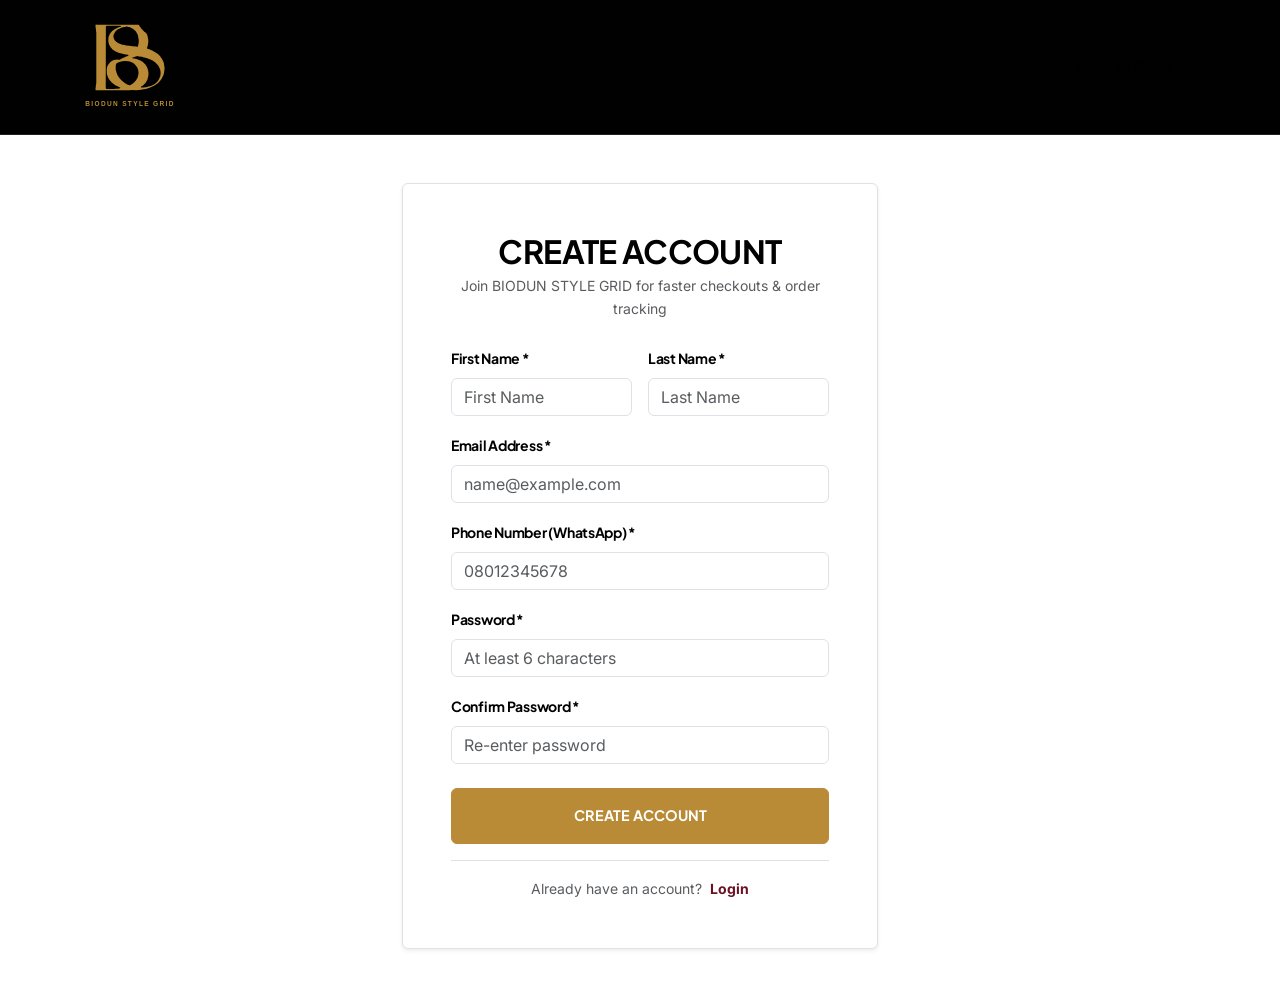
<file: register.html>
<!DOCTYPE html>
<html lang="en">
<head>
  <meta charset="UTF-8">
  <meta name="viewport" content="width=device-width, initial-scale=1.0">
  <title>Create Account | BIODUN STYLE GRID</title>
  <link href="https://cdn.jsdelivr.net/npm/bootstrap@5.3.2/dist/css/bootstrap.min.css" rel="stylesheet">
  <link href="https://cdn.jsdelivr.net/npm/bootstrap-icons@1.11.1/font/bootstrap-icons.css" rel="stylesheet">
  <link rel="stylesheet" href="css/style.css">
  <link rel="icon" href="assets/logo.svg" type="image/svg+xml">
</head>
<body class="bg-bsg-bg-light">

  <nav class="navbar navbar-bsg border-bottom">
    <div class="container justify-content-between">
      <a class="navbar-brand" href="index.html">
        <img class="bsg-logo-header" src="assets/logo.svg" alt="BIODUN STYLE GRID" height="96">
      </a>
      <a href="shop.html" class="btn btn-bsg-secondary btn-sm">Back to Store</a>
    </div>
  </nav>

  <section class="py-5">
    <div class="container" style="max-width: 500px;">
      <div class="bg-white border rounded p-4 p-md-5 shadow-sm">
        
        <div class="text-center mb-4">
          <h2 class="font-heading mb-1">CREATE ACCOUNT</h2>
          <p class="text-muted small">Join BIODUN STYLE GRID for faster checkouts & order tracking</p>
        </div>

        <form id="bsgRegisterForm">
          <div class="row g-3 mb-3">
            <div class="col-6">
              <label class="form-label font-heading small fw-bold">First Name *</label>
              <input type="text" id="regFirstName" class="form-control" required placeholder="First Name">
            </div>
            <div class="col-6">
              <label class="form-label font-heading small fw-bold">Last Name *</label>
              <input type="text" id="regLastName" class="form-control" required placeholder="Last Name">
            </div>
          </div>

          <div class="mb-3">
            <label class="form-label font-heading small fw-bold">Email Address *</label>
            <input type="email" id="regEmail" class="form-control" required placeholder="name@example.com">
          </div>

          <div class="mb-3">
            <label class="form-label font-heading small fw-bold">Phone Number (WhatsApp) *</label>
            <input type="tel" id="regPhone" class="form-control" required placeholder="08012345678">
          </div>

          <div class="mb-3">
            <label class="form-label font-heading small fw-bold">Password *</label>
            <input type="password" id="regPassword" class="form-control" required placeholder="At least 6 characters">
          </div>

          <div class="mb-4">
            <label class="form-label font-heading small fw-bold">Confirm Password *</label>
            <input type="password" id="regConfirmPassword" class="form-control" required placeholder="Re-enter password">
          </div>

          <button type="submit" class="btn btn-bsg-gold w-100 py-3 fw-bold mb-3">
            CREATE ACCOUNT
          </button>
        </form>

        <div class="text-center pt-3 border-top small">
          <span class="text-muted">Already have an account?</span>
          <a href="login.html" class="fw-bold text-bsg-burgundy ms-1">Login</a>
        </div>
      </div>
    </div>
  </section>

  <script src="https://cdn.jsdelivr.net/npm/bootstrap@5.3.2/dist/js/bootstrap.bundle.min.js"></script>
  <script src="js/cart.js"></script>
  <script src="js/auth.js"></script>

  <script>
    document.getElementById('bsgRegisterForm')?.addEventListener('submit', (e) => {
      e.preventDefault();
      const fn = document.getElementById('regFirstName').value.trim();
      const ln = document.getElementById('regLastName').value.trim();
      const email = document.getElementById('regEmail').value.trim();
      const phone = document.getElementById('regPhone').value.trim();
      const pass = document.getElementById('regPassword').value;
      const confirmPass = document.getElementById('regConfirmPassword').value;

      if (pass !== confirmPass) {
        showBsgToast("Passwords do not match.", "danger");
        return;
      }

      const res = registerUser(fn, ln, email, phone, pass);
      if (res.success) {
        showBsgToast("Account created successfully!", "success");
        setTimeout(() => window.location.href = 'account.html', 800);
      } else {
        showBsgToast(res.message, "danger");
      }
    });
  </script>
</body>
</html>
</file>
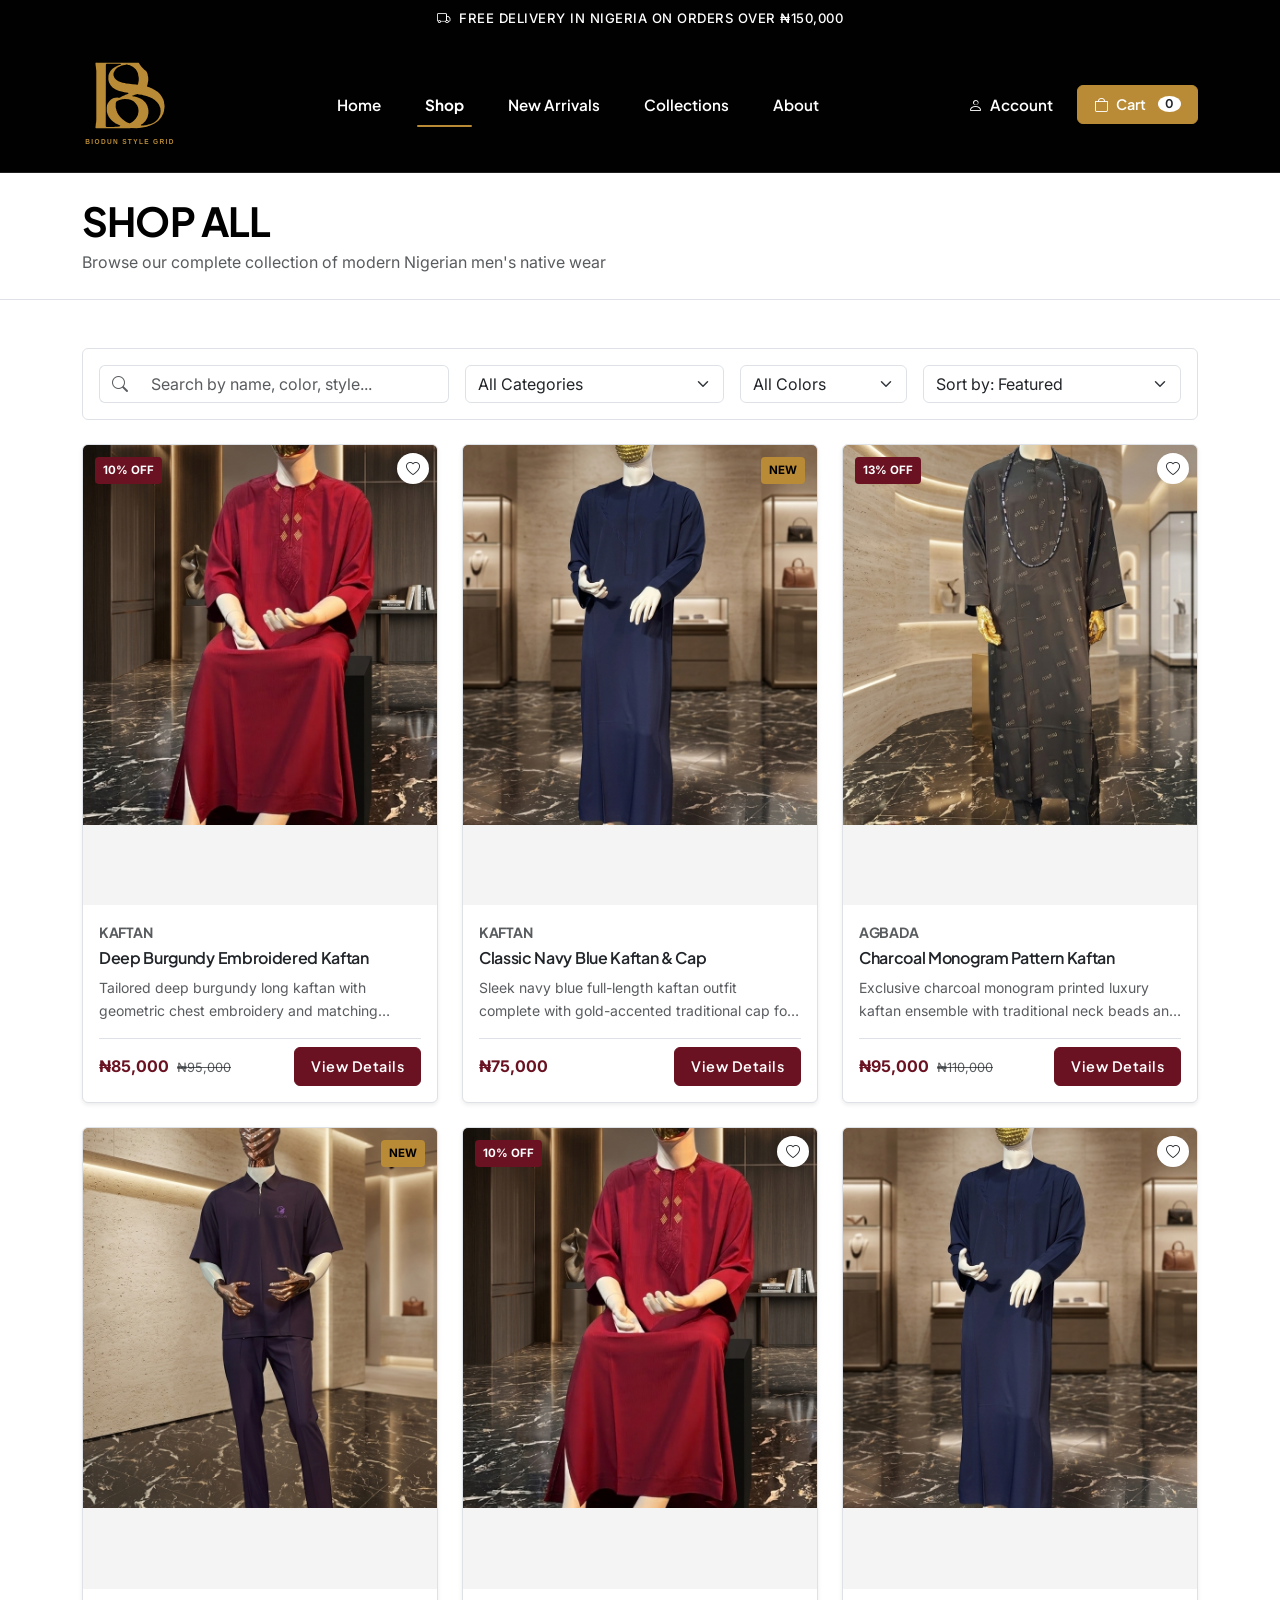
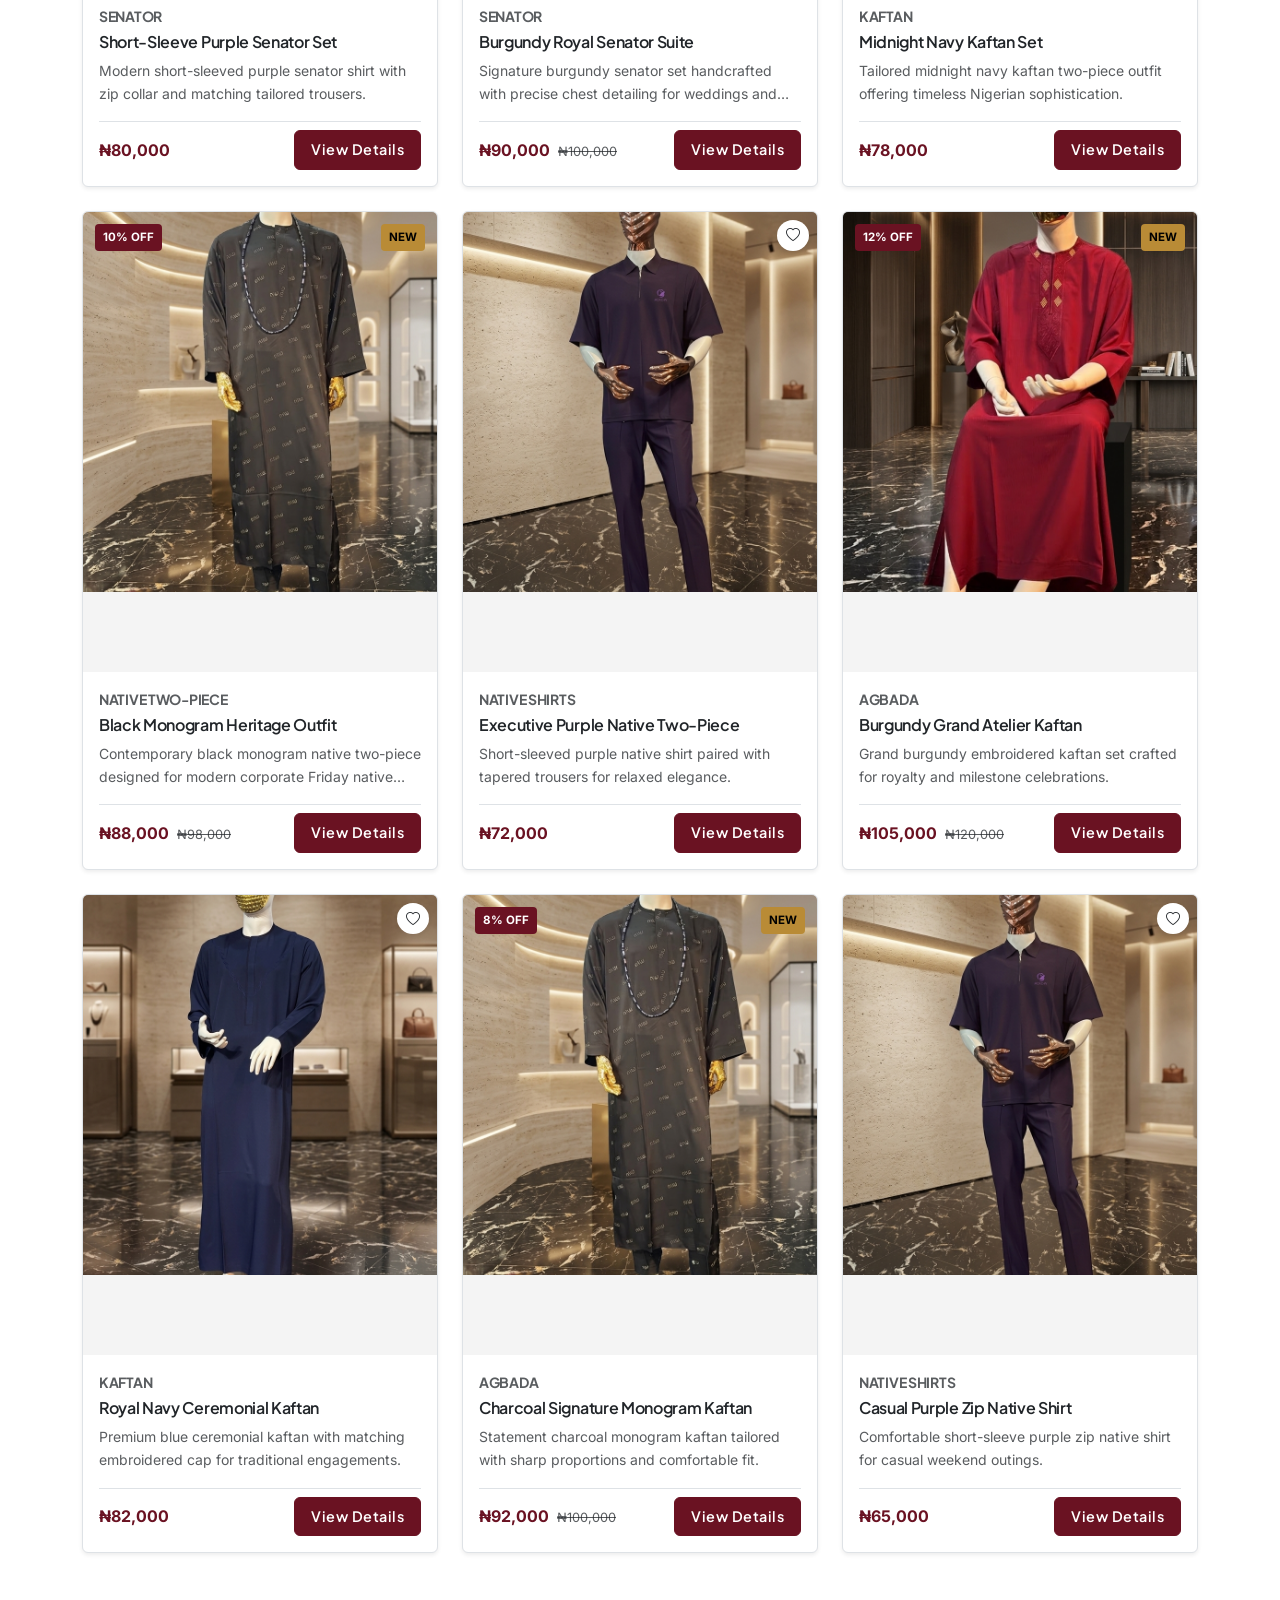
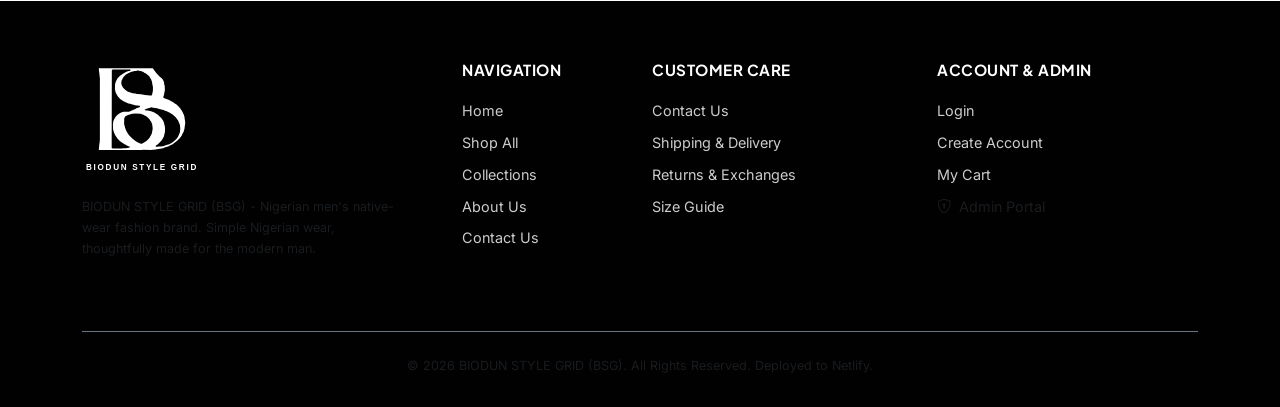
<file: shop.html>
<!DOCTYPE html>
<html lang="en">
<head>
  <meta charset="UTF-8">
  <meta name="viewport" content="width=device-width, initial-scale=1.0">
  <title>Shop All Native Wear | BIODUN STYLE GRID</title>
  <link href="https://cdn.jsdelivr.net/npm/bootstrap@5.3.2/dist/css/bootstrap.min.css" rel="stylesheet">
  <link href="https://cdn.jsdelivr.net/npm/bootstrap-icons@1.11.1/font/bootstrap-icons.css" rel="stylesheet">
  <link rel="stylesheet" href="css/style.css">
  <link rel="icon" href="assets/logo.svg" type="image/svg+xml">
</head>
<body>

  <!-- Announcement Bar -->
  <div class="announcement-bar text-center">
    <div class="container">
      <span><i class="bi bi-truck me-1"></i> FREE DELIVERY IN NIGERIA ON ORDERS OVER ₦150,000</span>
    </div>
  </div>

  <!-- Navbar -->
  <nav class="navbar navbar-expand-lg navbar-bsg">
    <div class="container">
      <a class="navbar-brand me-4" href="index.html">
        <img class="bsg-logo-header" src="assets/logo.svg" alt="BIODUN STYLE GRID" height="96">
      </a>
      <div class="d-flex align-items-center gap-2 d-lg-none ms-auto me-2">
        <a href="cart.html" class="btn btn-link text-white p-1 position-relative">
          <i class="bi bi-bag fs-5"></i>
          <span class="cart-count-badge position-absolute top-0 start-100 translate-middle">0</span>
        </a>
      </div>
      <button class="navbar-toggler border-0" type="button" data-bs-toggle="collapse" data-bs-target="#bsgNavMenu">
        <span class="navbar-toggler-icon"></span>
      </button>

      <div class="collapse navbar-collapse" id="bsgNavMenu">
        <ul class="navbar-nav mx-auto mb-2 mb-lg-0 text-center">
          <li class="nav-item"><a class="nav-link nav-link-bsg" href="index.html">Home</a></li>
          <li class="nav-item"><a class="nav-link nav-link-bsg active" href="shop.html">Shop</a></li>
          <li class="nav-item"><a class="nav-link nav-link-bsg" href="shop.html?filter=new">New Arrivals</a></li>
          <li class="nav-item"><a class="nav-link nav-link-bsg" href="collections.html">Collections</a></li>
          <li class="nav-item"><a class="nav-link nav-link-bsg" href="about.html">About</a></li>
        </ul>

        <div class="d-none d-lg-flex align-items-center gap-3">
          <a href="login.html" class="nav-link-bsg text-white nav-account-link me-2"><i class="bi bi-person me-1"></i> Account</a>
          <a href="cart.html" class="btn btn-bsg-gold btn-sm py-2 px-3 d-flex align-items-center gap-2">
            <i class="bi bi-bag"></i> Cart <span class="badge bg-white text-dark rounded-circle cart-count-badge">0</span>
          </a>
        </div>
      </div>
    </div>
  </nav>

  <!-- Shop Header -->
  <section class="py-4 bg-bsg-bg-light border-bottom">
    <div class="container">
      <h1 class="font-heading mb-1">SHOP ALL</h1>
      <p class="text-muted mb-0">Browse our complete collection of modern Nigerian men's native wear</p>
    </div>
  </section>

  <!-- Shop Main Content & Filtering -->
  <section class="py-5">
    <div class="container">
      
      <!-- Filter Bar Controls -->
      <div class="bg-white p-3 border rounded mb-4">
        <div class="row g-3 align-items-center">
          <!-- Search Input -->
          <div class="col-12 col-md-4">
            <div class="input-group">
              <span class="input-group-text bg-white border-end-0 text-muted"><i class="bi bi-search"></i></span>
              <input type="text" id="shopSearchInput" class="form-control border-start-0" placeholder="Search by name, color, style...">
            </div>
          </div>

          <!-- Category Select -->
          <div class="col-6 col-md-3">
            <select id="filterCategory" class="form-select">
              <option value="all">All Categories</option>
              <option value="Senator">Senator</option>
              <option value="Native Shirts">Native Shirts</option>
              <option value="Kaftan">Kaftan</option>
              <option value="Agbada">Agbada</option>
              <option value="Native Two-Piece">Native Two-Piece</option>
              <option value="Accessories">Accessories</option>
            </select>
          </div>

          <!-- Color Select -->
          <div class="col-6 col-md-2">
            <select id="filterColour" class="form-select">
              <option value="all">All Colors</option>
              <option value="Burgundy">Burgundy</option>
              <option value="Black">Black</option>
              <option value="White">White</option>
              <option value="Army Green">Army Green</option>
              <option value="Blue">Blue</option>
              <option value="Cream">Cream</option>
              <option value="Yellow">Yellow</option>
              <option value="Green">Green</option>
              <option value="Grey">Grey</option>
              <option value="Beige">Beige</option>
            </select>
          </div>

          <!-- Sort Select -->
          <div class="col-12 col-md-3">
            <select id="sortSelect" class="form-select">
              <option value="featured">Sort by: Featured</option>
              <option value="newest">Sort by: Newest</option>
              <option value="price-low">Price: Low to High</option>
              <option value="price-high">Price: High to Low</option>
            </select>
          </div>
        </div>
      </div>

      <!-- Products Grid -->
      <div class="row g-4" id="shopCatalogGrid">
        <!-- Rendered dynamically -->
      </div>
    </div>
  </section>

  <!-- Footer -->
  <footer class="footer-bsg">
    <div class="container">
      <div class="row g-4 mb-5">
        <div class="col-lg-4">
          <img src="assets/logo-white.svg" alt="BSG Emblem" height="120" class="mb-3">
          <p class="small text-muted mb-4" style="max-width: 320px;">
            BIODUN STYLE GRID (BSG) - Nigerian men's native-wear fashion brand. Simple Nigerian wear, thoughtfully made for the modern man.
          </p>
        </div>

        <div class="col-6 col-md-3 col-lg-2">
          <h6>NAVIGATION</h6>
          <ul class="list-unstyled d-flex flex-column gap-2">
            <li><a href="index.html">Home</a></li>
            <li><a href="shop.html">Shop All</a></li>
            <li><a href="collections.html">Collections</a></li>
            <li><a href="about.html">About Us</a></li>
            <li><a href="contact.html">Contact Us</a></li>
          </ul>
        </div>

        <div class="col-6 col-md-3 col-lg-3">
          <h6>CUSTOMER CARE</h6>
          <ul class="list-unstyled d-flex flex-column gap-2">
            <li><a href="contact.html">Contact Us</a></li>
            <li><a href="contact.html#shipping">Shipping & Delivery</a></li>
            <li><a href="contact.html#returns">Returns & Exchanges</a></li>
            <li><a href="about.html#size-guide">Size Guide</a></li>
          </ul>
        </div>

        <div class="col-6 col-md-3 col-lg-3">
          <h6>ACCOUNT & ADMIN</h6>
          <ul class="list-unstyled d-flex flex-column gap-2 mb-3">
            <li><a href="login.html">Login</a></li>
            <li><a href="register.html">Create Account</a></li>
            <li><a href="cart.html">My Cart</a></li>
            <li><a href="admin.html" class="text-muted"><i class="bi bi-shield-lock me-1"></i> Admin Portal</a></li>
          </ul>
        </div>
      </div>

      <div class="border-top border-secondary pt-4 text-center small text-muted">
        <p class="mb-0">© 2026 BIODUN STYLE GRID (BSG). All Rights Reserved. Deployed to Netlify.</p>
      </div>
    </div>
  </footer>

  <script src="https://cdn.jsdelivr.net/npm/bootstrap@5.3.2/dist/js/bootstrap.bundle.min.js"></script>
  <script src="js/products.js"></script>
  <script src="js/cart.js"></script>
  <script src="js/auth.js"></script>
  <script src="js/app.js"></script>

  <script>
    document.addEventListener('DOMContentLoaded', () => {
      const urlParams = new URLSearchParams(window.location.search);
      const searchParam = urlParams.get('search');
      const catParam = urlParams.get('category');
      const filterParam = urlParams.get('filter');

      if (searchParam) document.getElementById('shopSearchInput').value = searchParam;
      if (catParam) document.getElementById('filterCategory').value = catParam;
      if (filterParam === 'new') document.getElementById('sortSelect').value = 'newest';

      renderShopCatalog();

      document.getElementById('shopSearchInput')?.addEventListener('input', renderShopCatalog);
      document.getElementById('filterCategory')?.addEventListener('change', renderShopCatalog);
      document.getElementById('filterColour')?.addEventListener('change', renderShopCatalog);
      document.getElementById('sortSelect')?.addEventListener('change', renderShopCatalog);
    });

    function renderShopCatalog() {
      const grid = document.getElementById('shopCatalogGrid');
      if (!grid) return;

      const query = document.getElementById('shopSearchInput')?.value.trim().toLowerCase() || '';
      const catFilter = document.getElementById('filterCategory')?.value || 'all';
      const colFilter = document.getElementById('filterColour')?.value || 'all';
      const sortBy = document.getElementById('sortSelect')?.value || 'featured';

      let filtered = PRODUCTS.filter(p => {
        const matchesCategory = catFilter === 'all' || p.category === catFilter;
        const matchesColor = colFilter === 'all' || p.colour.toLowerCase() === colFilter.toLowerCase();
        
        const searchMatches = p.name.toLowerCase().includes(query) || 
                              p.category.toLowerCase().includes(query) || 
                              p.colour.toLowerCase().includes(query) ||
                              p.description.toLowerCase().includes(query);

        return matchesCategory && matchesColor && searchMatches;
      });

      if (sortBy === 'newest') filtered.sort((a,b) => (b.isNew ? 1 : 0) - (a.isNew ? 1 : 0));
      if (sortBy === 'price-low') filtered.sort((a,b) => a.price - b.price);
      if (sortBy === 'price-high') filtered.sort((a,b) => b.price - a.price);

      if (filtered.length === 0) {
        grid.innerHTML = `
          <div class="col-12 text-center py-5">
            <i class="bi bi-search text-muted display-4 mb-3 d-block"></i>
            <h4 class="font-heading">No products found.</h4>
            <p class="text-muted small mb-3">Try checking spelling or adjusting your category/color filters.</p>
            <button onclick="resetShopFilters()" class="btn btn-bsg-secondary btn-sm">Clear All Filters</button>
          </div>
        `;
        return;
      }

      grid.innerHTML = filtered.map(p => createProductCardHtml(p)).join('');
    }

    function resetShopFilters() {
      document.getElementById('shopSearchInput').value = '';
      document.getElementById('filterCategory').value = 'all';
      document.getElementById('filterColour').value = 'all';
      document.getElementById('sortSelect').value = 'featured';
      renderShopCatalog();
    }
  </script>
</body>
</html>
</file>
<file: css/style.css>
/* ==========================================================================
   BIODUN STYLE GRID (BSG) - BRAND STYLESHEET
   Colors: Burgundy #6A1222 | Gold #B98B36 | Light Green #AAE3B8 | Black #010101 | White #FFFFFF
   Stack: HTML5, CSS3, JavaScript, Bootstrap 5, Bootstrap Icons
   ========================================================================== */

@import url('https://fonts.googleapis.com/css2?family=Inter:wght@300;400;500;600;700&family=Plus+Jakarta+Sans:wght@500;600;700;800&display=swap');

:root {
  --bsg-burgundy: #6A1222;
  --bsg-burgundy-hover: #520D1A;
  --bsg-gold: #B98B36;
  --bsg-gold-light: #DAB66E;
  --bsg-light-green: #AAE3B8;
  --bsg-black: #010101;
  --bsg-dark-gray: #1E1E24;
  --bsg-muted: #6C757D;
  --bsg-bg-light: #F8F9FA;
  --bsg-white: #FFFFFF;

  --font-heading: 'Plus Jakarta Sans', -apple-system, sans-serif;
  --font-body: 'Inter', -apple-system, sans-serif;
  
  --bsg-border-radius: 6px;
  --bsg-transition: all 0.25s ease-in-out;
}

/* Global Reset & Base Typography */
body {
  font-family: var(--font-body);
  color: var(--bsg-black);
  background-color: var(--bsg-white);
  line-height: 1.65;
  overflow-x: hidden;
  -webkit-font-smoothing: antialiased;
}

h1, h2, h3, h4, h5, h6, .font-heading {
  font-family: var(--font-heading);
  font-weight: 700;
  color: var(--bsg-black);
  letter-spacing: -0.02em;
}

a {
  color: inherit;
  text-decoration: none;
  transition: var(--bsg-transition);
}

a:hover {
  color: var(--bsg-burgundy);
}

/* Color Classes */
.bg-bsg-burgundy { background-color: var(--bsg-burgundy) !important; color: var(--bsg-white); }
.bg-bsg-gold { background-color: var(--bsg-gold) !important; color: var(--bsg-black); }
.bg-bsg-light { background-color: var(--bsg-bg-light) !important; }
.bg-bsg-black { background-color: var(--bsg-black) !important; color: var(--bsg-white); }
.text-bsg-burgundy { color: var(--bsg-burgundy) !important; }
.text-bsg-gold { color: var(--bsg-gold) !important; }
.text-bsg-green { color: #1E7E34 !important; }
.border-bsg-gold { border-color: var(--bsg-gold) !important; }

/* Buttons */
.btn-bsg-primary {
  background-color: var(--bsg-burgundy);
  color: var(--bsg-white) !important;
  font-family: var(--font-heading);
  font-weight: 600;
  font-size: 0.9rem;
  letter-spacing: 0.5px;
  padding: 12px 26px;
  border-radius: var(--bsg-border-radius);
  border: 1px solid var(--bsg-burgundy);
  transition: var(--bsg-transition);
}

.btn-bsg-primary:hover {
  background-color: var(--bsg-burgundy-hover);
  border-color: var(--bsg-burgundy-hover);
  color: var(--bsg-white) !important;
}

.btn-bsg-secondary {
  background-color: transparent;
  color: var(--bsg-black) !important;
  font-family: var(--font-heading);
  font-weight: 600;
  font-size: 0.9rem;
  padding: 12px 26px;
  border-radius: var(--bsg-border-radius);
  border: 1.5px solid var(--bsg-black);
  transition: var(--bsg-transition);
}

.btn-bsg-secondary:hover {
  background-color: var(--bsg-black);
  color: var(--bsg-white) !important;
}

.btn-bsg-gold {
  background-color: var(--bsg-gold);
  color: var(--bsg-black) !important;
  font-family: var(--font-heading);
  font-weight: 700;
  padding: 12px 24px;
  border-radius: var(--bsg-border-radius);
  border: none;
  transition: var(--bsg-transition);
}

.btn-bsg-gold:hover {
  background-color: var(--bsg-gold-light);
}

/* Header & Announcement Bar */
.announcement-bar {
  background-color: var(--bsg-black);
  color: var(--bsg-white);
  font-size: 0.82rem;
  font-weight: 500;
  padding: 8px 0;
  letter-spacing: 0.5px;
}

.announcement-bar a {
  color: var(--bsg-gold);
  text-decoration: underline;
}

/* Dark Navbar Matching Footer Theme & Gold Active Underline */
.navbar-bsg {
  background-color: var(--bsg-black) !important; /* Matches footer dark background */
  border-bottom: 1px solid rgba(255, 255, 255, 0.12) !important;
  padding: 14px 0;
  position: sticky;
  top: 0;
  z-index: 1030;
}

.nav-link-bsg {
  font-family: var(--font-heading);
  font-size: 0.95rem;
  font-weight: 600;
  color: var(--bsg-white) !important; /* White text on dark navbar */
  margin: 0 14px;
  padding: 8px 0;
  position: relative;
  transition: var(--bsg-transition);
}

.nav-link-bsg:hover {
  color: var(--bsg-gold) !important;
}

.nav-link-bsg.active {
  color: var(--bsg-white) !important;
  font-weight: 700;
}

/* Active Nav Item Underline in GOLD (matching logo color) */
.nav-link-bsg.active::after {
  content: '';
  position: absolute;
  bottom: -2px;
  left: 0;
  width: 100%;
  height: 2.5px;
  background-color: var(--bsg-gold) !important; /* Solid Gold Underline */
  border-radius: 2px;
}

.btn-bsg-gold {
  background-color: var(--bsg-gold) !important;
  color: var(--bsg-white) !important;
  font-family: var(--font-heading);
  font-weight: 600;
  font-size: 0.9rem;
  padding: 8px 18px;
  border-radius: var(--bsg-border-radius);
  border: 1px solid var(--bsg-gold);
  transition: var(--bsg-transition);
}

.btn-bsg-gold:hover {
  background-color: #a3782b !important;
  border-color: #a3782b !important;
  color: var(--bsg-white) !important;
}

.navbar-bsg .navbar-toggler {
  border-color: rgba(255, 255, 255, 0.25) !important;
}

.navbar-bsg .navbar-toggler-icon {
  filter: invert(1);
}

.cart-count-badge {
  background-color: var(--bsg-burgundy);
  color: var(--bsg-white);
  font-size: 0.75rem;
  font-weight: 700;
  border-radius: 50%;
  padding: 2px 7px;
  margin-left: 4px;
}

/* Hero Section */
.hero-bsg {
  background-color: #F7F5F2;
  padding: 60px 0;
  min-height: 520px;
  display: flex;
  align-items: center;
}

.hero-title {
  font-size: 2.8rem;
  font-weight: 800;
  line-height: 1.15;
  color: var(--bsg-black);
  margin-bottom: 18px;
}

.hero-subtitle {
  font-size: 1.15rem;
  color: #4A4A4A;
  margin-bottom: 30px;
  max-width: 520px;
}

.hero-img-box {
  border-radius: 8px;
  overflow: hidden;
  box-shadow: 0 10px 30px rgba(0,0,0,0.06);
}

.hero-img {
  width: 100%;
  height: 480px;
  object-fit: cover;
}

/* Shop Category Cards */
.category-card {
  position: relative;
  border-radius: 8px;
  overflow: hidden;
  height: 320px;
  background-color: #EEEEEE;
  display: block;
}

.category-card img {
  width: 100%;
  height: 100%;
  object-fit: cover;
  transition: transform 0.4s ease;
}

.category-card:hover img {
  transform: scale(1.05);
}

.category-card-overlay {
  position: absolute;
  inset: 0;
  background: linear-gradient(to top, rgba(1, 1, 1, 0.75) 0%, transparent 60%);
  display: flex;
  flex-direction: column;
  justify-content: flex-end;
  padding: 24px;
  color: var(--bsg-white);
}

.category-card-title {
  font-size: 1.4rem;
  font-weight: 700;
  color: var(--bsg-white);
  margin-bottom: 4px;
}

/* Product Cards */
.bsg-product-card {
  background-color: var(--bsg-white);
  border: 1px solid #EBEBEB;
  border-radius: 8px;
  overflow: hidden;
  transition: var(--bsg-transition);
  height: 100%;
  display: flex;
  flex-direction: column;
}

.bsg-product-card:hover {
  border-color: #CCCCCC;
  box-shadow: 0 8px 24px rgba(0,0,0,0.07);
}

.bsg-product-img-wrapper {
  position: relative;
  padding-top: 130%; /* 3:4 Aspect ratio */
  background-color: #F4F4F4;
  overflow: hidden;
}

.bsg-product-img {
  position: absolute;
  top: 0;
  left: 0;
  width: 100%;
  height: 100%;
  object-fit: cover;
  transition: transform 0.3s ease;
}

.bsg-product-card:hover .bsg-product-img {
  transform: scale(1.03);
}

.badge-bsg-discount {
  position: absolute;
  top: 12px;
  left: 12px;
  background-color: var(--bsg-burgundy);
  color: var(--bsg-white);
  font-size: 0.72rem;
  font-weight: 700;
  padding: 4px 8px;
  border-radius: 4px;
  z-index: 2;
}

.badge-bsg-new {
  position: absolute;
  top: 12px;
  right: 12px;
  background-color: var(--bsg-gold);
  color: var(--bsg-black);
  font-size: 0.72rem;
  font-weight: 700;
  padding: 4px 8px;
  border-radius: 4px;
  z-index: 2;
}

.bsg-card-body {
  padding: 16px;
  display: flex;
  flex-direction: column;
  flex-grow: 1;
}

.bsg-product-title {
  font-size: 1rem;
  font-weight: 600;
  color: var(--bsg-black);
  margin-bottom: 6px;
}

.bsg-product-price {
  font-size: 1.1rem;
  font-weight: 700;
  color: var(--bsg-black);
}

.bsg-product-old-price {
  font-size: 0.88rem;
  color: var(--bsg-muted);
  text-decoration: line-through;
  margin-left: 8px;
}

/* Selectable Size & Color Buttons */
.size-btn-group .btn-size {
  border: 1.5px solid #DDDDDD;
  background: var(--bsg-white);
  color: var(--bsg-black);
  font-weight: 600;
  font-size: 0.85rem;
  min-width: 44px;
  height: 44px;
  border-radius: 6px;
  transition: var(--bsg-transition);
}

.size-btn-group .btn-size:hover {
  border-color: var(--bsg-black);
}

.size-btn-group .btn-size.active {
  border-color: var(--bsg-burgundy);
  background-color: var(--bsg-burgundy);
  color: var(--bsg-white);
}

.color-swatch {
  width: 32px;
  height: 32px;
  border-radius: 50%;
  border: 2px solid transparent;
  cursor: pointer;
  display: inline-block;
  transition: var(--bsg-transition);
}

.color-swatch.active {
  border-color: var(--bsg-burgundy);
  transform: scale(1.15);
}

/* Footer */
.footer-bsg {
  background-color: var(--bsg-black);
  color: #CCCCCC;
  padding: 60px 0 30px 0;
  font-size: 0.9rem;
}

.footer-bsg h6 {
  color: var(--bsg-white);
  font-family: var(--font-heading);
  font-size: 0.95rem;
  font-weight: 700;
  margin-bottom: 20px;
  letter-spacing: 0.5px;
}

.footer-bsg a {
  color: #CCCCCC;
}

.footer-bsg a:hover {
  color: var(--bsg-gold);
}

/* Toast Notification Styling */
.toast-bsg {
  background-color: var(--bsg-black);
  color: var(--bsg-white);
  border-left: 4px solid var(--bsg-burgundy);
  box-shadow: 0 10px 25px rgba(0,0,0,0.2);
}

/* Responsive Tweaks */
@media (max-width: 768px) {
  .hero-bsg {
    padding: 40px 0;
    text-align: center;
  }
  .hero-title {
    font-size: 2.1rem;
  }
  .hero-subtitle {
    margin-left: auto;
    margin-right: auto;
  }
  .hero-img {
    height: 320px;
  }
}

/* ==========================================================================
   FULL-PAGE SCROLL ANIMATIONS & DYNAMIC MOTION SYSTEM
   ========================================================================== */

/* Base Scroll Item */
.bsg-scroll-item {
  opacity: 0;
  transition: transform 0.9s cubic-bezier(0.16, 1, 0.3, 1), opacity 0.8s cubic-bezier(0.16, 1, 0.3, 1);
  will-change: transform, opacity;
}

/* Animation Styles */
[data-bsg-animate="drop-top"] {
  transform: translateY(-110px) scale(0.95);
}

[data-bsg-animate="ground-drop"] {
  transform: translateY(-70px) rotateX(10deg);
}

[data-bsg-animate="reveal-up"] {
  transform: translateY(50px);
}

[data-bsg-animate="slide-left"] {
  transform: translateX(-70px);
}

[data-bsg-animate="slide-right"] {
  transform: translateX(70px);
}

[data-bsg-animate="zoom-in"] {
  transform: scale(0.85);
}

/* Active In-View State */
.bsg-scroll-item.bsg-in-view {
  opacity: 1 !important;
  transform: translateY(0) translateX(0) scale(1) rotateX(0deg) !important;
}

/* Stagger Delays */
[data-bsg-delay="1"] { transition-delay: 0.12s; }
[data-bsg-delay="2"] { transition-delay: 0.24s; }
[data-bsg-delay="3"] { transition-delay: 0.36s; }
[data-bsg-delay="4"] { transition-delay: 0.48s; }
[data-bsg-delay="5"] { transition-delay: 0.60s; }

/* Continuous Ambient Motion */
@keyframes floatSubtle {
  0%, 100% { transform: translateY(0); }
  50% { transform: translateY(-10px); }
}

@keyframes swaySubtle {
  0%, 100% { transform: rotate(0deg); }
  50% { transform: rotate(2deg); }
}

@keyframes pulseGlow {
  0%, 100% { transform: scale(1); filter: brightness(1); }
  50% { transform: scale(1.03); filter: brightness(1.05); }
}

.bsg-float {
  animation: floatSubtle 4.8s ease-in-out infinite;
}

.bsg-sway {
  animation: swaySubtle 6s ease-in-out infinite;
}

.bsg-pulse {
  animation: pulseGlow 3.5s ease-in-out infinite;
}

/* Enhanced Button Interactions & Micro-Animations */
.btn-bsg-primary, .btn-bsg-secondary, .btn-bsg-gold {
  position: relative;
  overflow: hidden;
  transition: transform 0.25s cubic-bezier(0.16, 1, 0.3, 1), background-color 0.25s ease, box-shadow 0.25s ease;
}

.btn-bsg-primary:hover, .btn-bsg-secondary:hover {
  transform: translateY(-3px) scale(1.02);
  box-shadow: 0 10px 22px rgba(106, 18, 34, 0.25);
}

.btn-bsg-gold:hover {
  transform: translateY(-3px) scale(1.02);
  box-shadow: 0 10px 22px rgba(185, 139, 54, 0.3);
}

.btn i.bi-arrow-right {
  display: inline-block;
  transition: transform 0.25s ease-in-out;
}

.btn:hover i.bi-arrow-right {
  transform: translateX(6px);
}

/* Accessibility: Reduced Motion Support */
@media (prefers-reduced-motion: reduce) {
  .bsg-scroll-item {
    opacity: 1 !important;
    transform: none !important;
    transition: none !important;
  }
  .bsg-float, .bsg-sway, .bsg-pulse {
    animation: none !important;
  }
}




/* Brand Logo Sizing - Enlarged 2.5x to 3x */
.bsg-logo-header {
  height: 96px;
  max-height: 110px;
  width: auto;
  object-fit: contain;
  transition: var(--bsg-transition);
}

.bsg-logo-footer {
  height: 120px;
  max-height: 140px;
  width: auto;
  object-fit: contain;
  transition: var(--bsg-transition);
}


.navbar-luxury {
  background-color: var(--bsg-black) !important;
  border-bottom: 1px solid rgba(218, 182, 110, 0.3) !important;
  padding: 14px 0;
}
.navbar-luxury .nav-link {
  color: var(--bsg-white) !important;
  font-weight: 600;
}
.navbar-luxury .nav-link:hover, .navbar-luxury .nav-link.active {
  color: var(--bsg-gold) !important;
}


/* Ensure ALL icons in Navbar match White Link Text */
.navbar-bsg i,
.navbar-bsg .bi,
.navbar-bsg [class*="bi-"],
.navbar-bsg .btn-link,
.navbar-bsg .nav-link-bsg i,
.navbar-bsg .nav-account-link i,
.navbar-luxury i,
.navbar-luxury [data-lucide] {
  color: var(--bsg-white) !important;
  fill: var(--bsg-white) !important;
  stroke: var(--bsg-white) !important;
}
</file>
